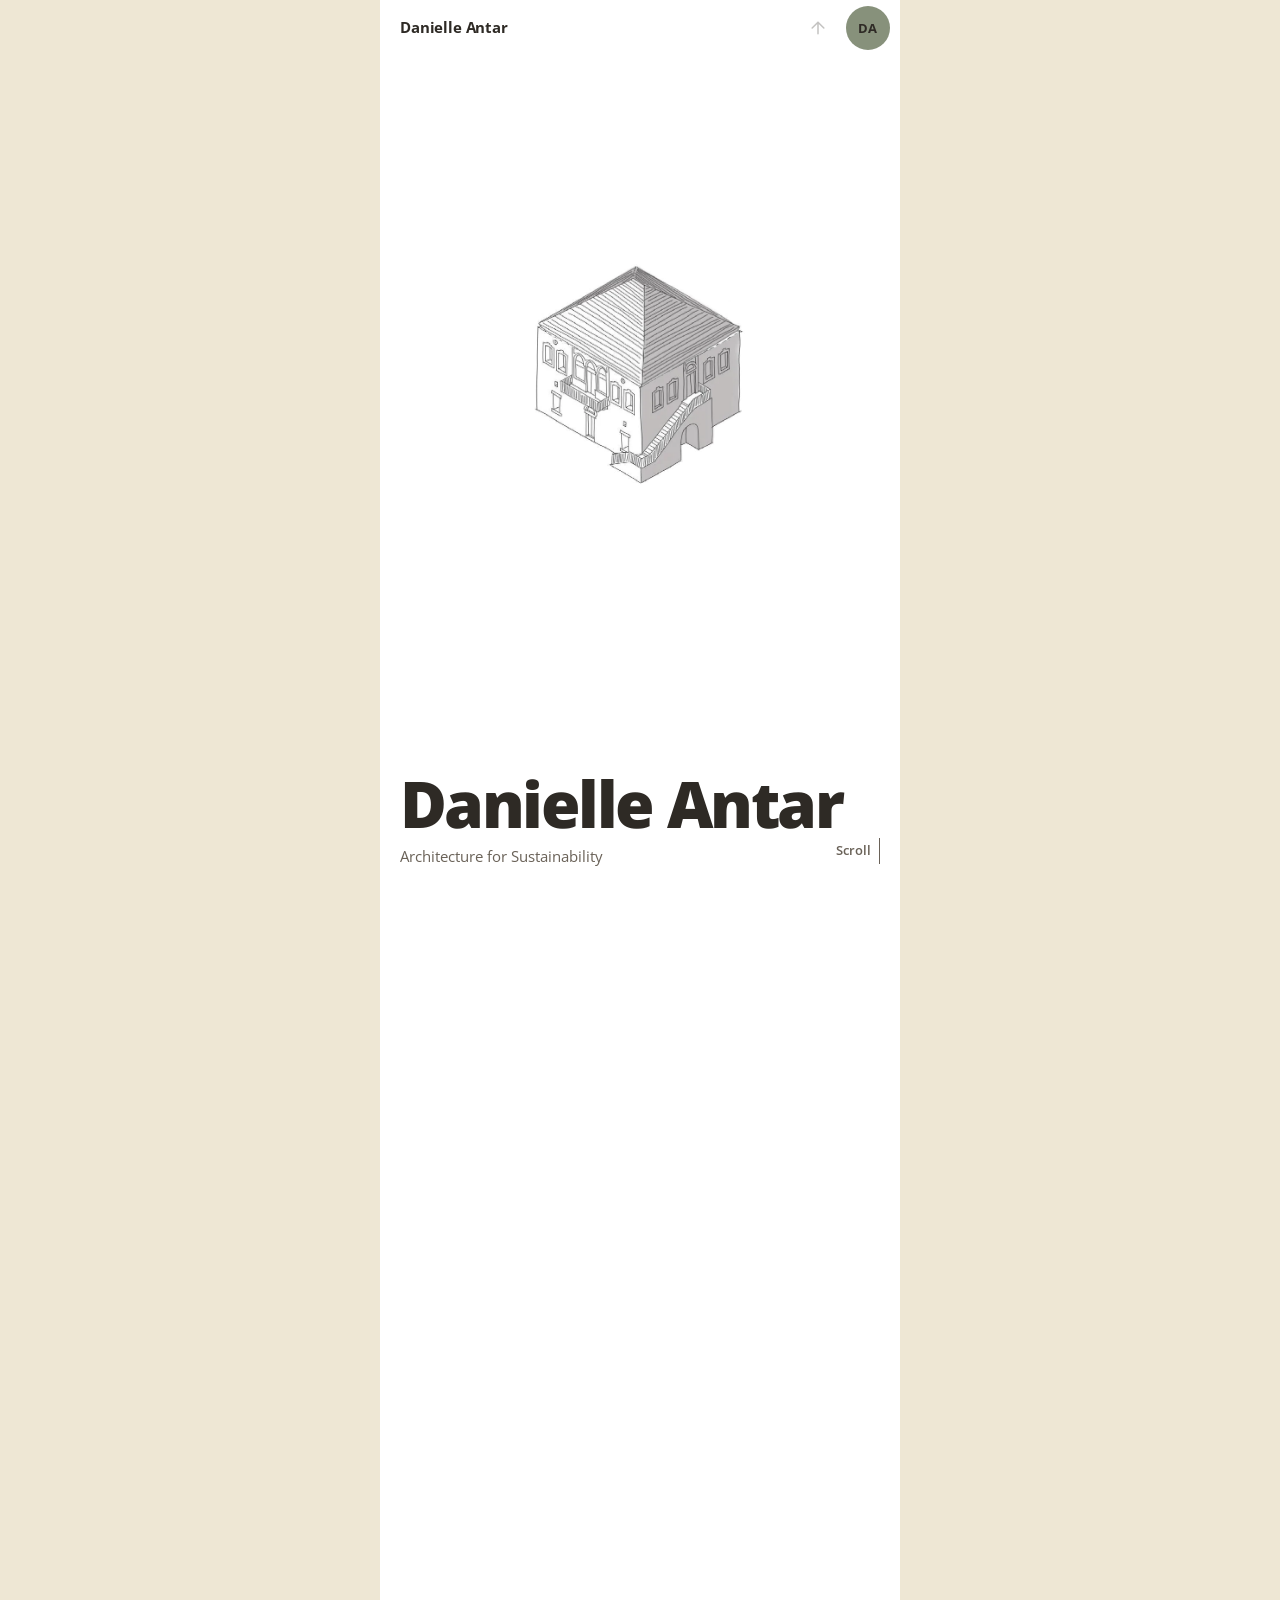
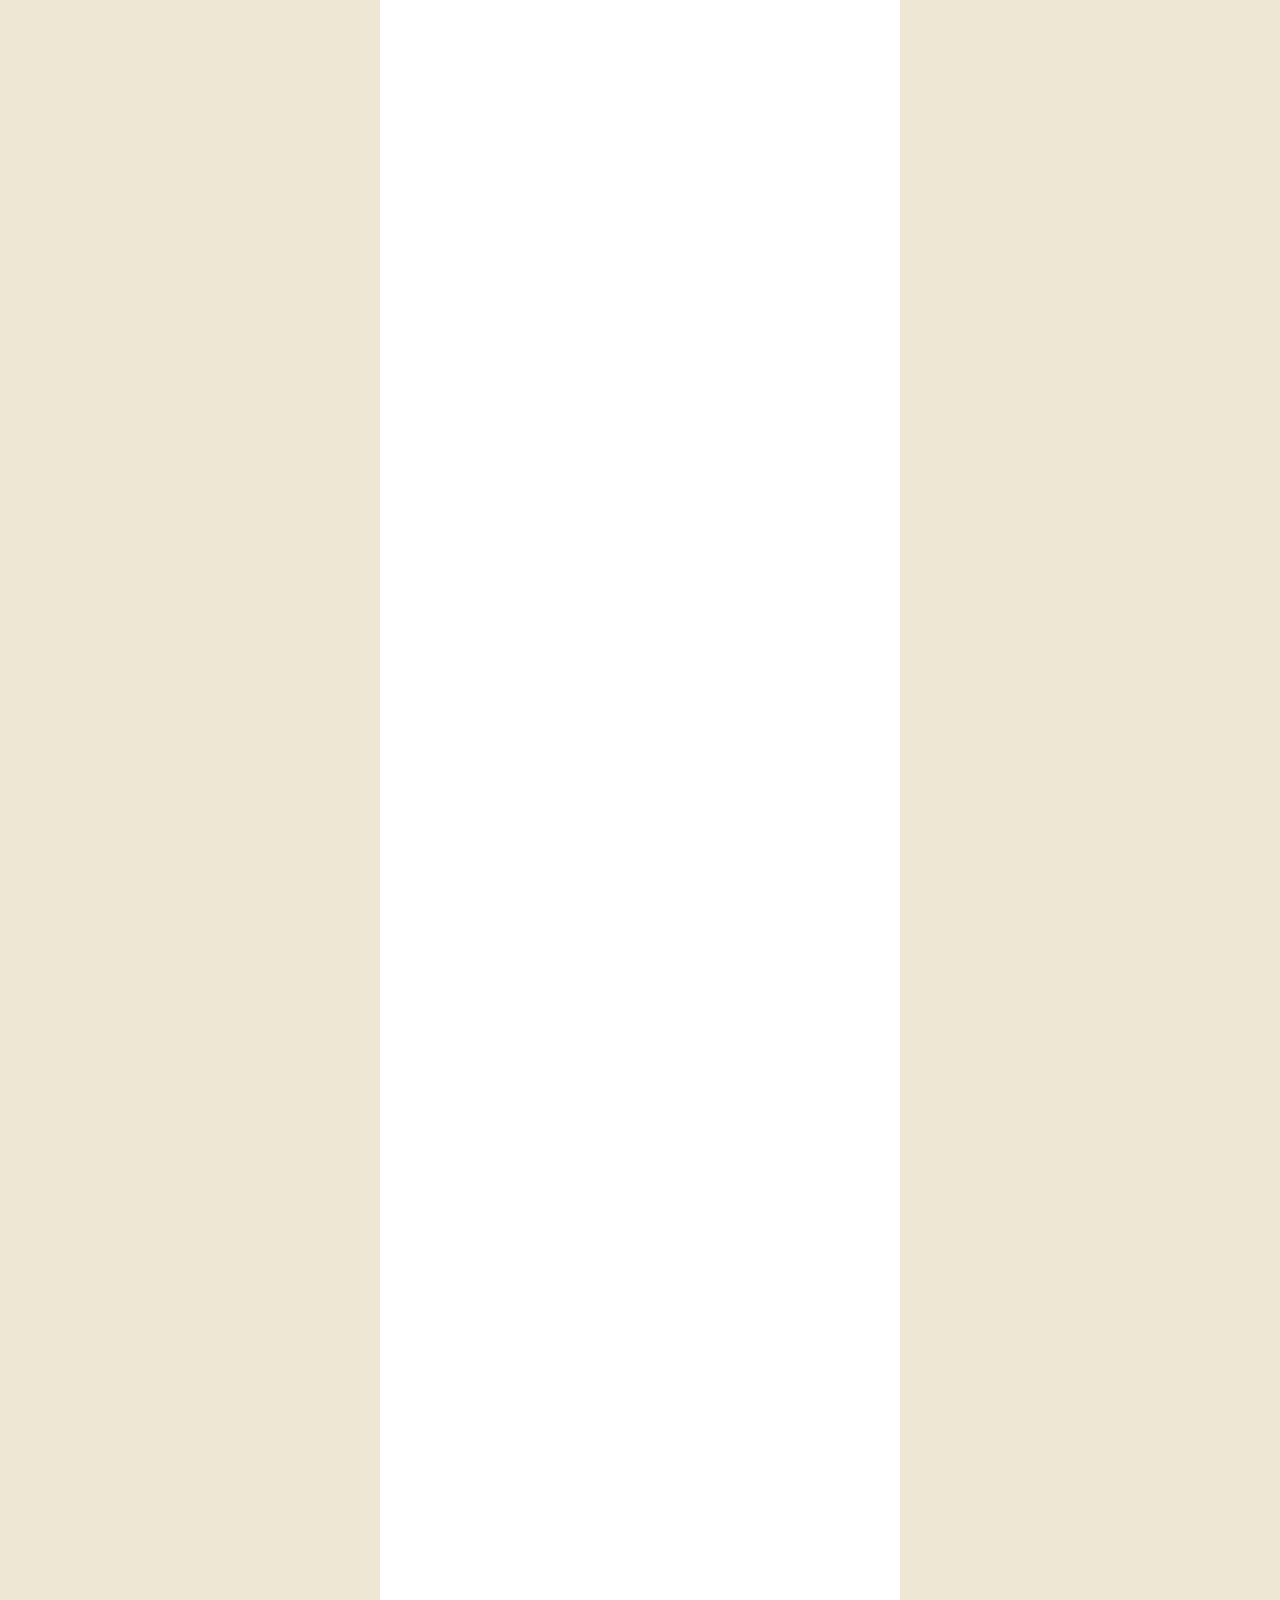
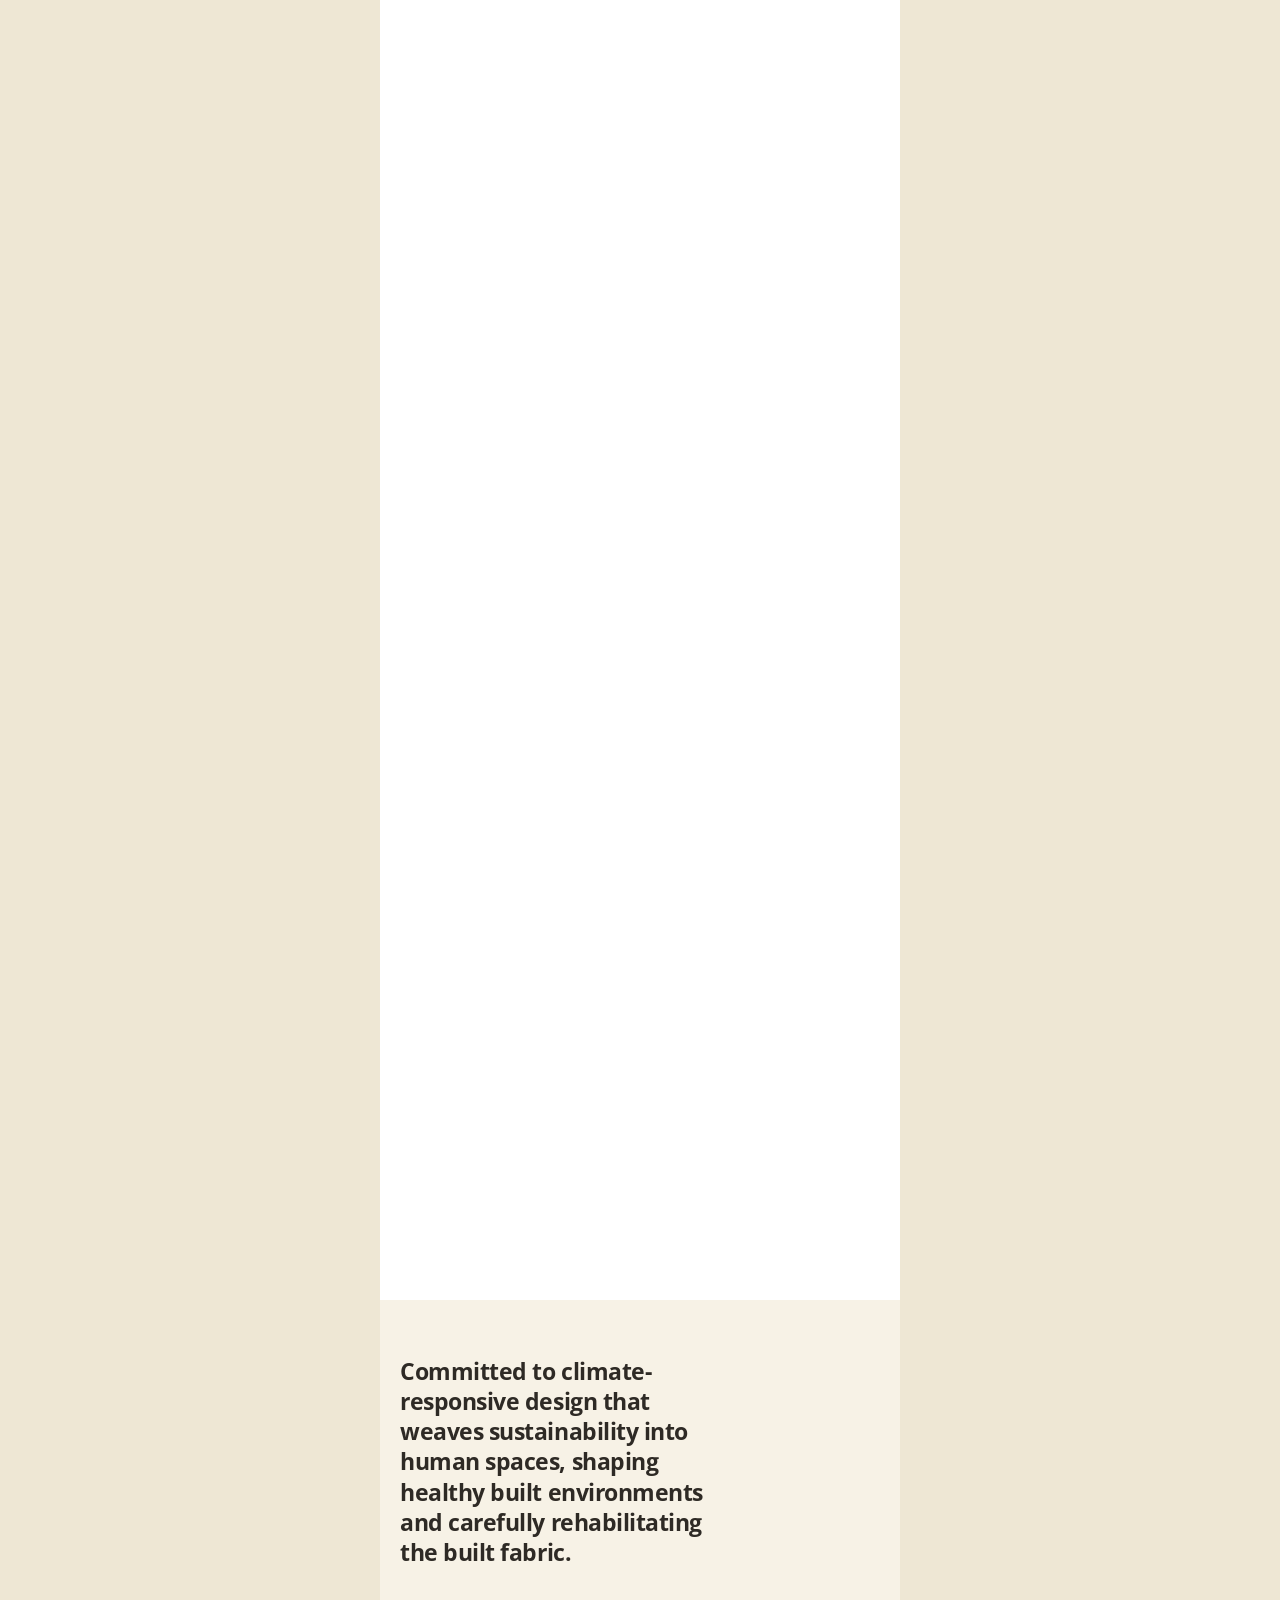
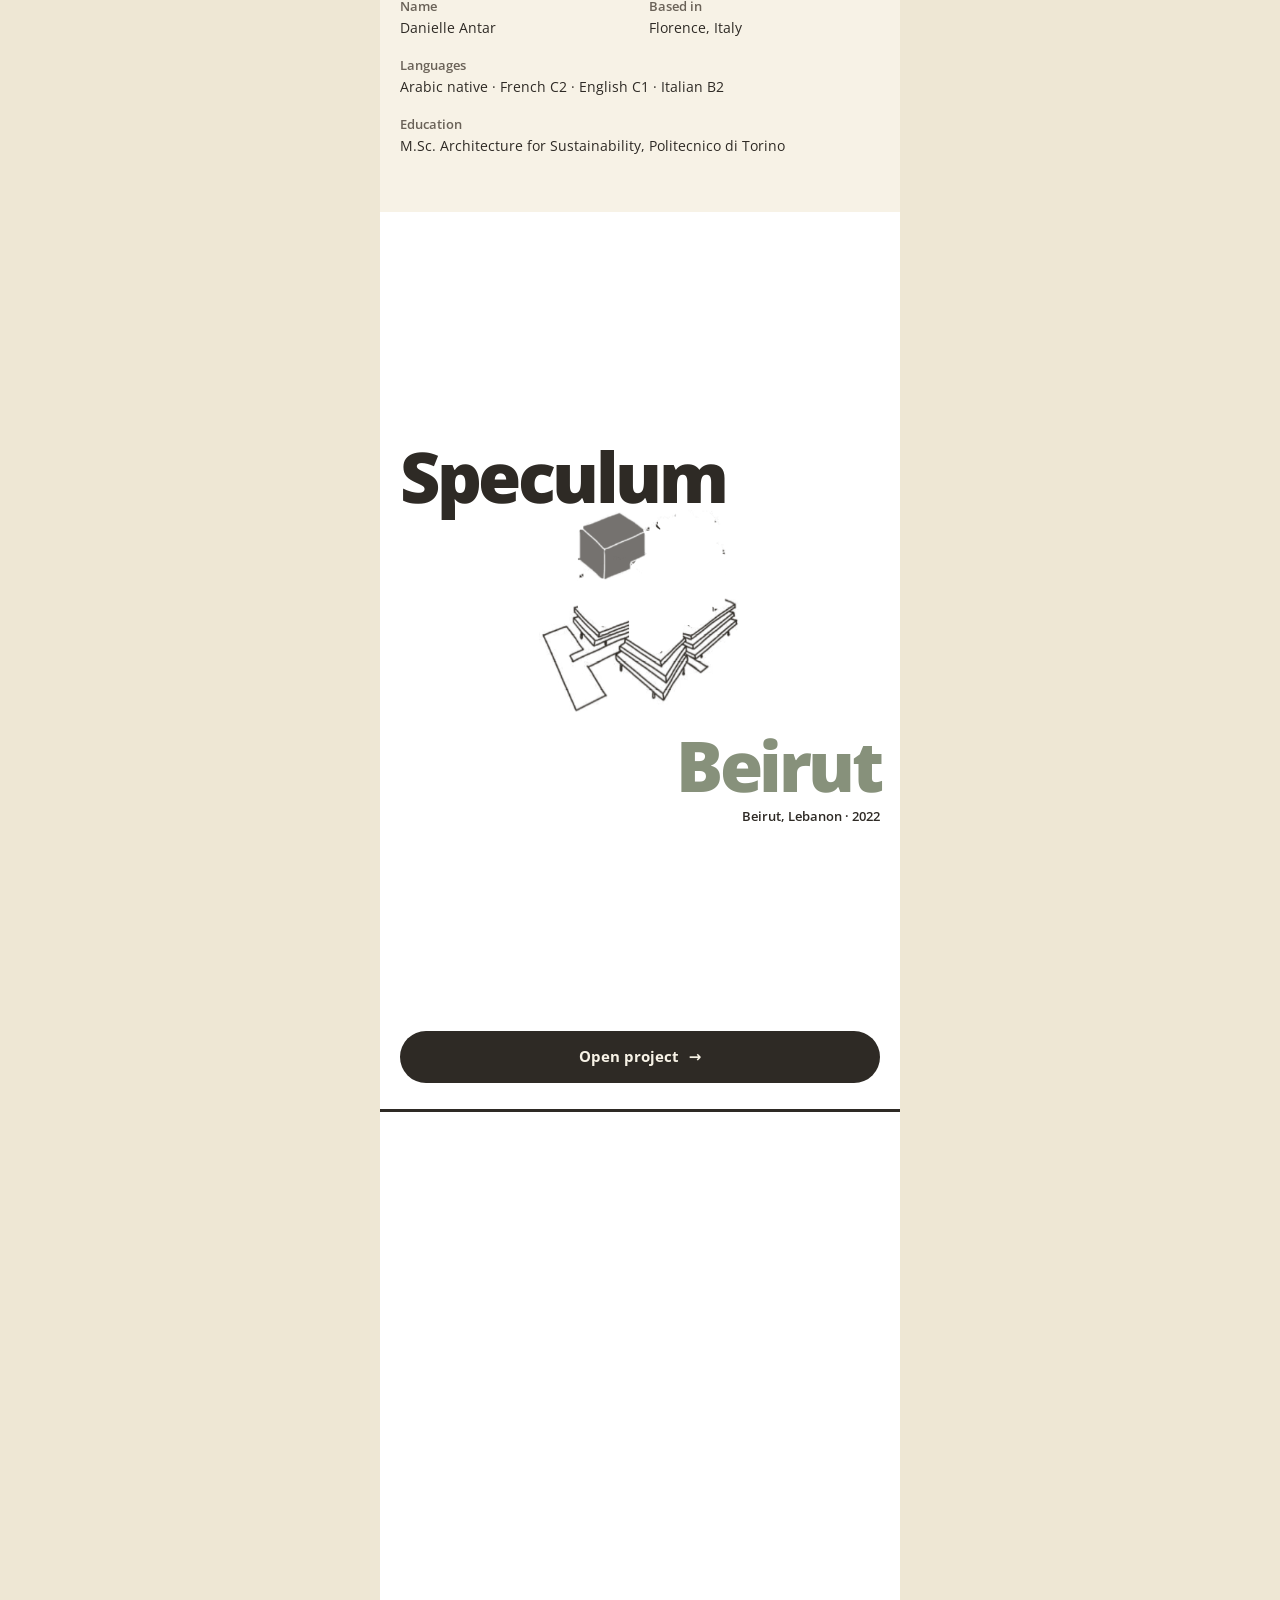
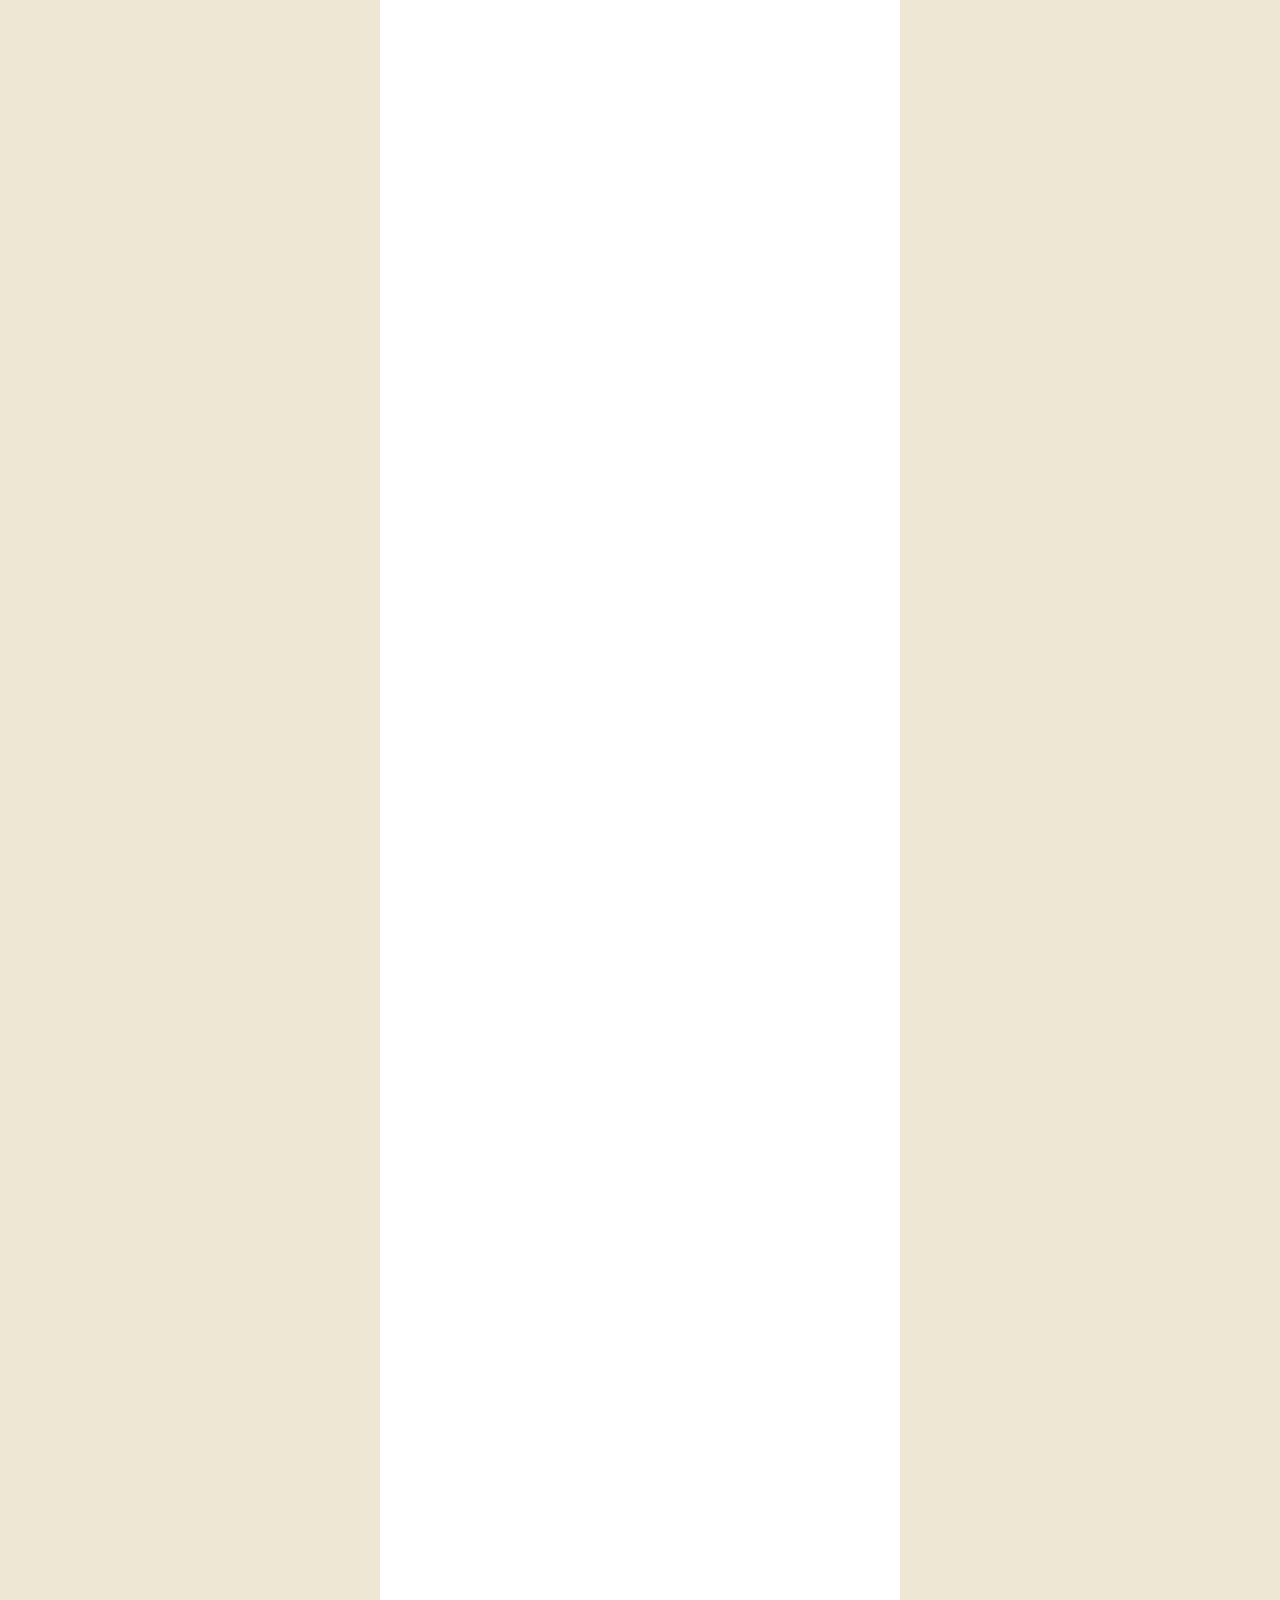
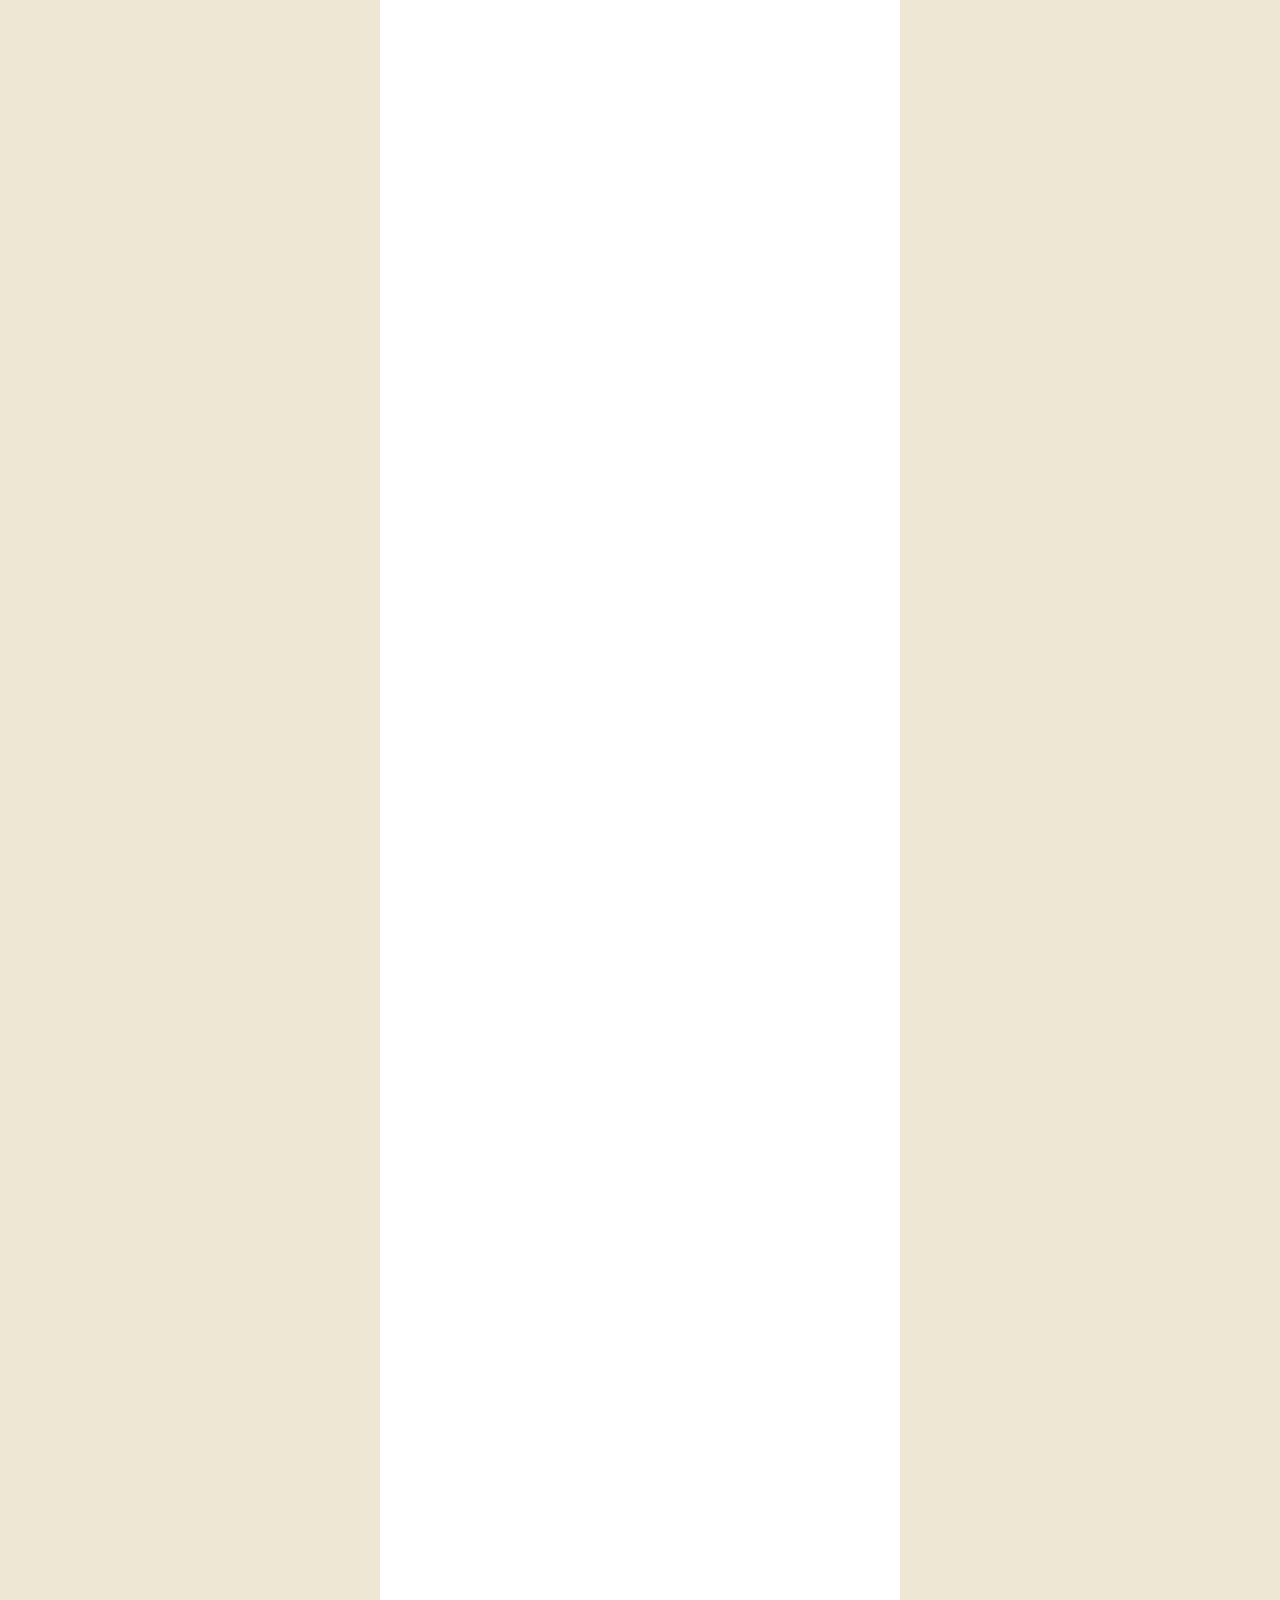
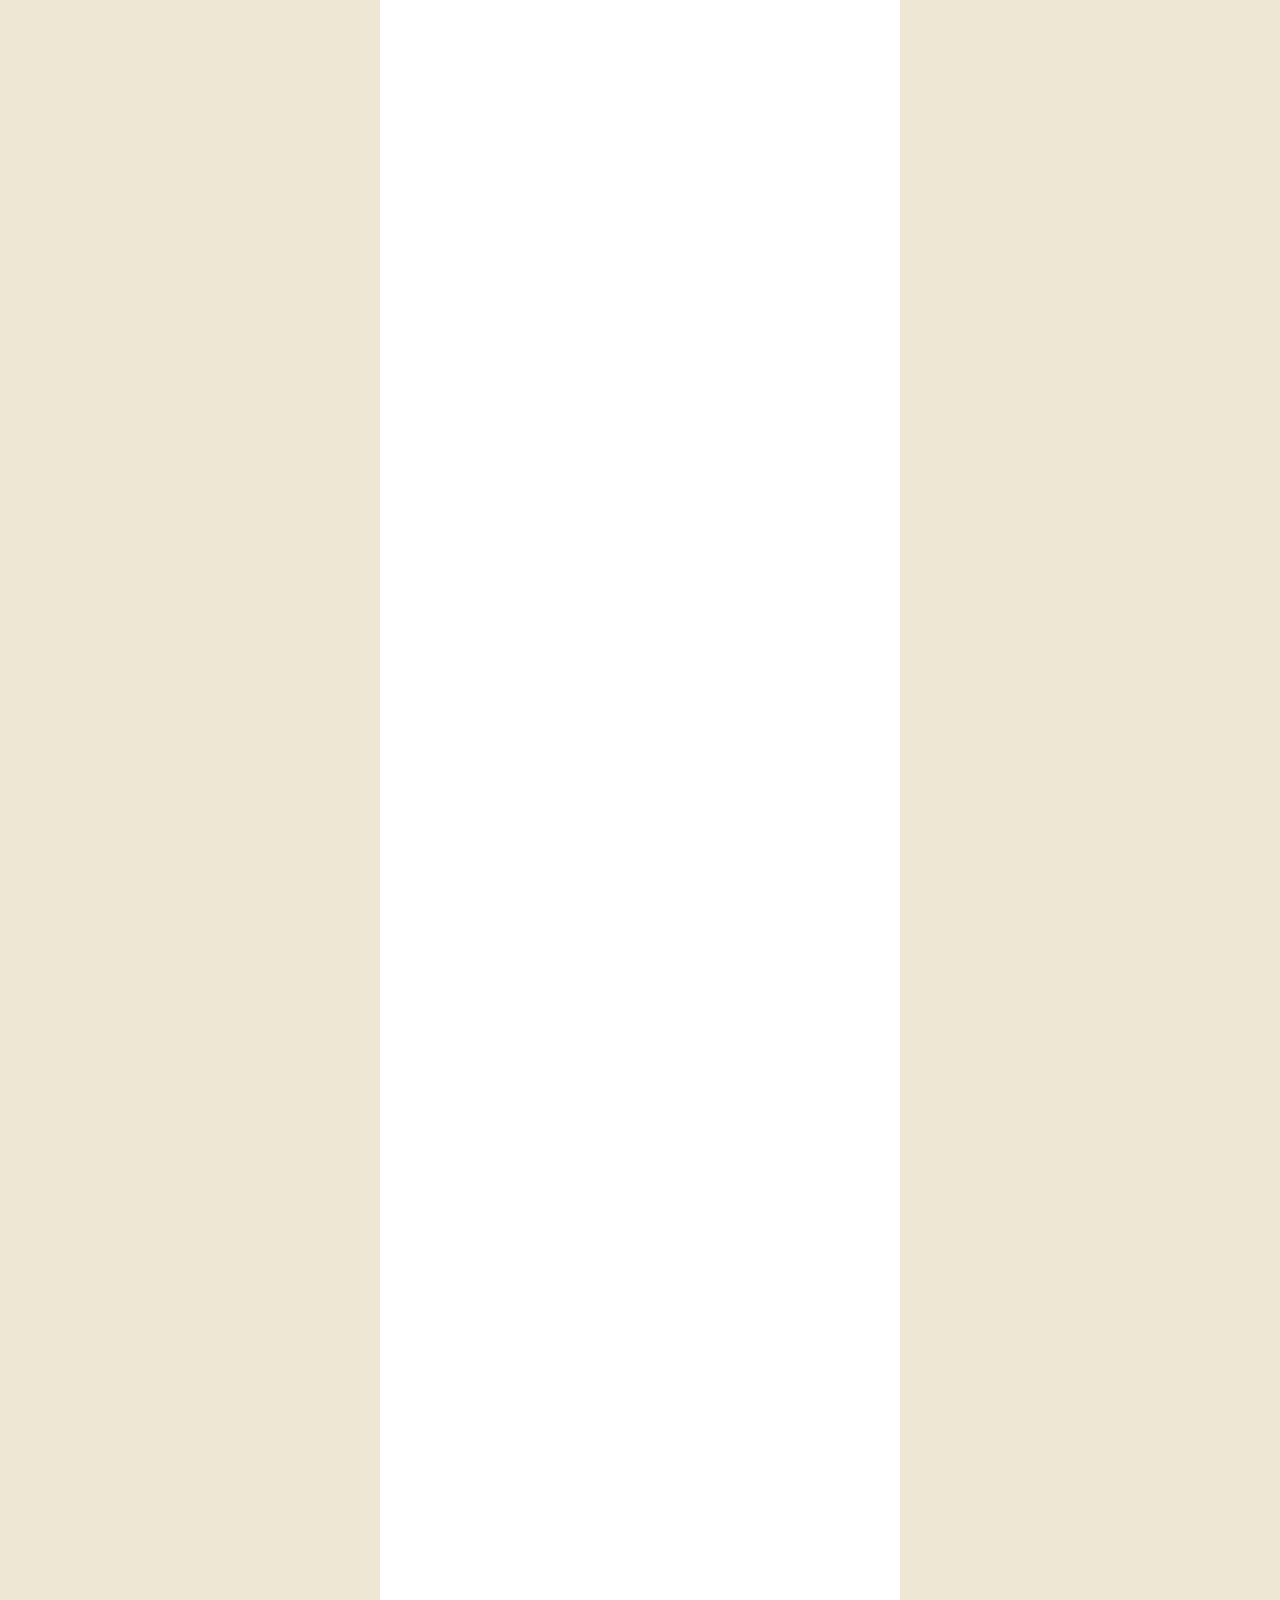
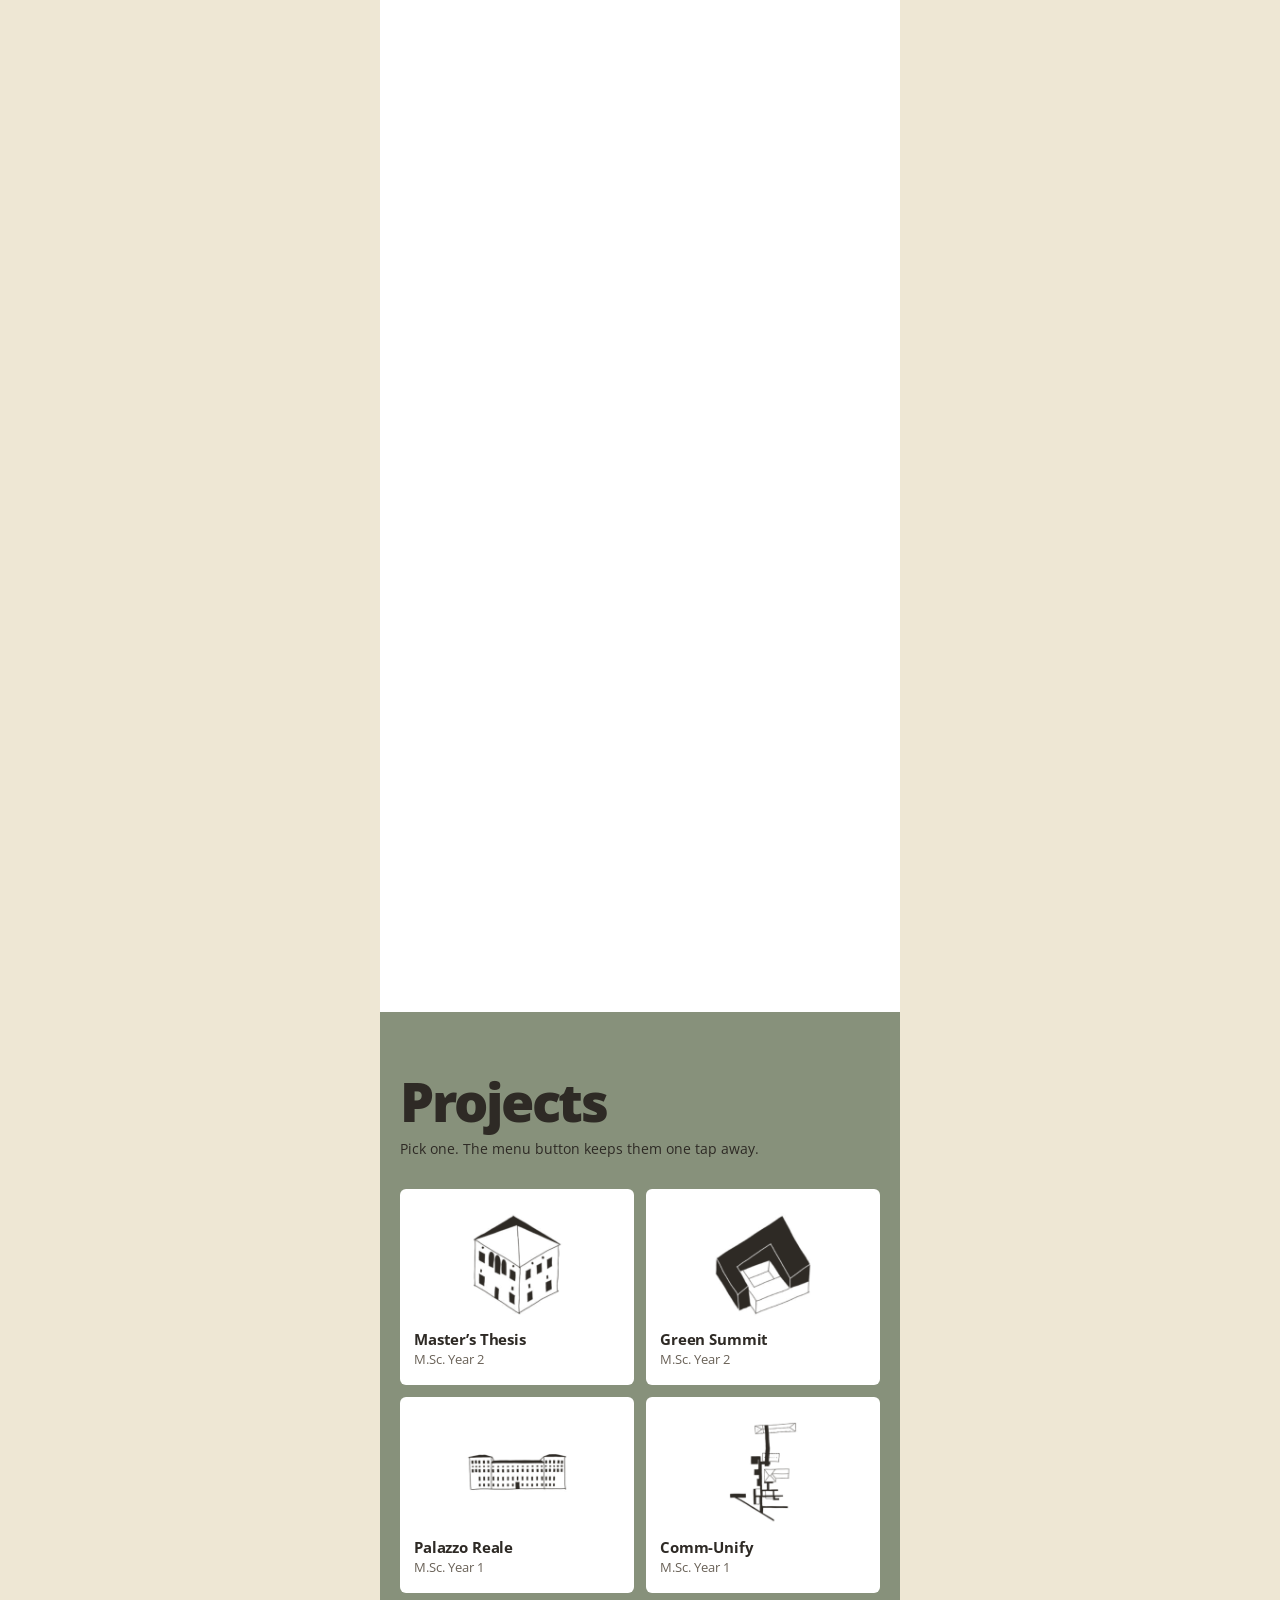
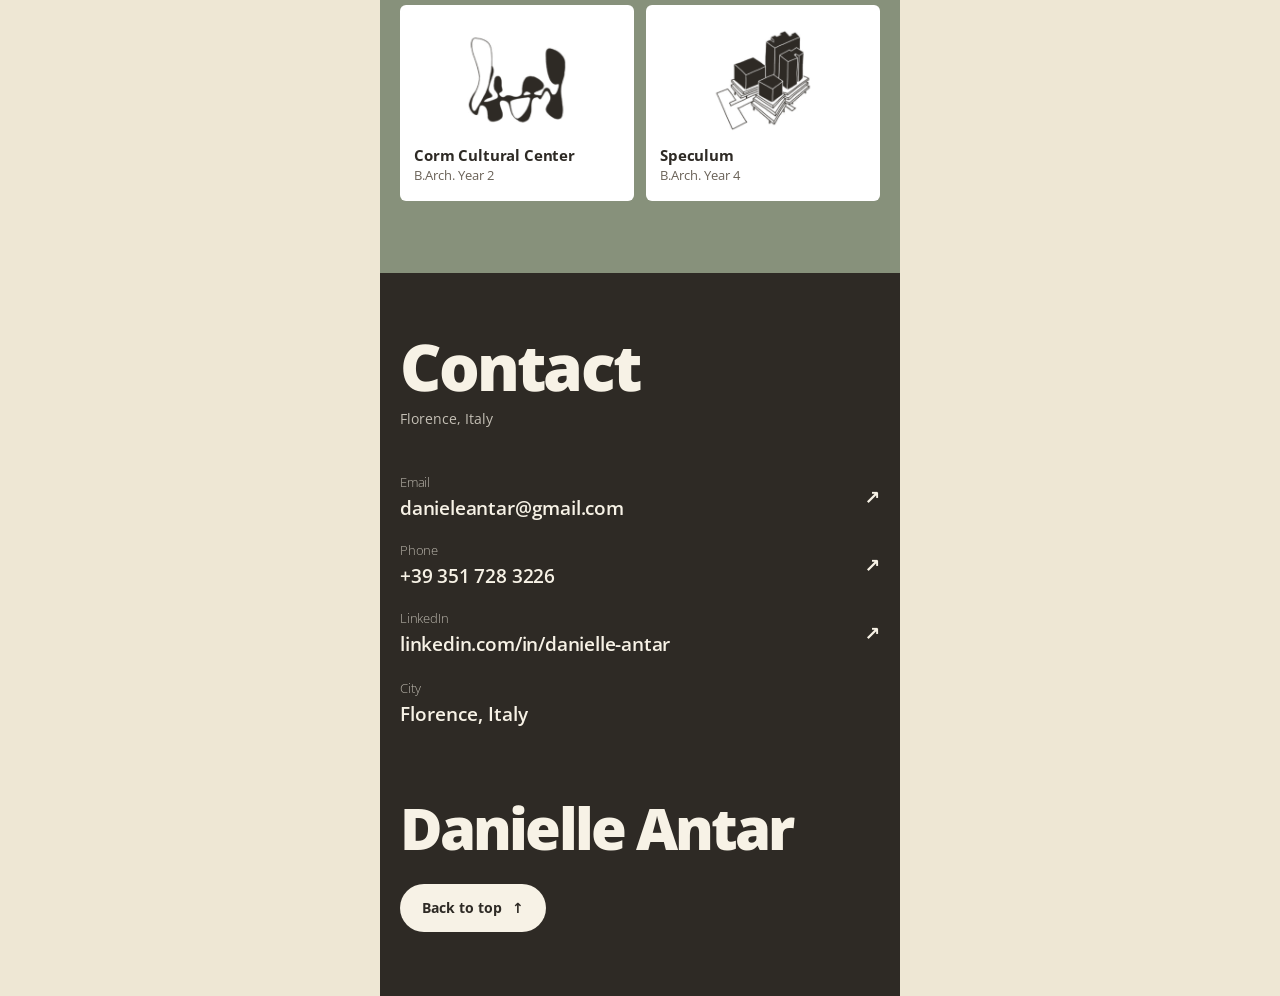
<file: index.html>
<!doctype html>
<html lang="en">
<head>
<meta charset="utf-8">
<meta name="viewport" content="width=device-width,initial-scale=1,viewport-fit=cover">
<title>Danielle Antar – Architecture for Sustainability</title>
<meta name="description" content="Portfolio of Danielle Antar: climate-responsive design, retrofit and sustainability work.">
<meta name="theme-color" content="#ffffff">
<link rel="preload" href="open-sans-latin-wght-normal.woff2" as="font" type="font/woff2" crossorigin>
<link rel="stylesheet" href="styles.css">
</head>
<body data-page="home">
<header class="bar">
  <a class="bar__name" href="#top">Danielle Antar</a>
  <div class="bar__tools">
    <button class="btn-round bar__up" type="button" aria-label="Back to top"><svg viewBox="0 0 24 24"><path d="M12 19V5M5 12l7-7 7 7"/></svg></button>
    <button class="btn-round bar__menu" type="button" aria-expanded="false" aria-controls="sheet" aria-label="Projects menu">DA</button>
  </div>
</header>
<nav class="sheet" id="sheet" aria-label="Projects"><h2>Projects</h2><a href="thesis.html"><img src="ic-thesis.webp" width="440" height="440" alt="" loading="lazy"><span>Master’s Thesis</span><i aria-hidden="true">→</i></a><a href="green-summit.html"><img src="ic-gs.webp" width="440" height="440" alt="" loading="lazy"><span>Green Summit</span><i aria-hidden="true">→</i></a><a href="palazzo-reale.html"><img src="ic-pr.webp" width="440" height="440" alt="" loading="lazy"><span>Palazzo Reale</span><i aria-hidden="true">→</i></a><a href="comm-unify.html"><img src="ic-cu.webp" width="440" height="440" alt="" loading="lazy"><span>Comm-Unify</span><i aria-hidden="true">→</i></a><a href="corm.html"><img src="ic-corm.webp" width="440" height="440" alt="" loading="lazy"><span>Corm Cultural Center</span><i aria-hidden="true">→</i></a><a href="speculum.html"><img src="ic-spec.webp" width="440" height="440" alt="" loading="lazy"><span>Speculum</span><i aria-hidden="true">→</i></a><a class="plain" href="index.html#projects">All projects</a><a class="plain" href="index.html">Home</a><a class="plain" href="index.html#contact">Contact</a></nav>
<main id="top">

<section class="hero" aria-label="Introduction">
  <div class="stage">
    <div class="words" aria-hidden="true">
      <span class="w w1" data-set="a">Climate-</span><span class="w w2" data-set="a">responsive</span><span class="w w3" data-set="a">design</span>
      <span class="w w1" data-set="b">Healthy</span><span class="w w2" data-set="b">built</span><span class="w w3" data-set="b">environments</span>
    </div>
    <div class="scene"><div class="cam">
      <div class="axo" aria-hidden="true">
        <img class="a-house" src="axo-house.webp" alt=""><img class="a-vault" src="axo-vault.webp" alt="">
        <img class="a-slab" src="axo-slab.webp" alt=""><img class="a-roof" src="axo-roof.webp" alt="">
      </div>
    </div></div>
    <div class="hero__title"><h1>Danielle Antar</h1><p>Architecture for Sustainability</p></div>
    <div class="hero__stat" aria-label="Moderate impact retrofit: 60% primary energy reduction"><b><span id="heroNum">60</span>%</b><span>primary energy reduction, Moderate impact retrofit</span></div>
    <div class="hint" aria-hidden="true">Scroll</div>
  </div>
</section>
<section class="block on-cream about" id="about">
  <h2 class="sr">About</h2>
  <p class="statement" data-r>Committed to climate-responsive design that weaves sustainability into human spaces, shaping healthy built environments and carefully rehabilitating the built fabric.</p>
  <dl class="facts" data-r="2">
    <div><dt>Name</dt><dd>Danielle Antar</dd></div>
    <div><dt>Based in</dt><dd>Florence, Italy</dd></div>
    <div class="wide"><dt>Languages</dt><dd>Arabic native · French C2 · English C1 · Italian B2</dd></div>
    <div class="wide"><dt>Education</dt><dd>M.Sc. Architecture for Sustainability, Politecnico di Torino</dd></div>
  </dl>
</section>
<section class="reel" aria-label="Projects, one by one"><div class="reel__stage">
    <article class="sc" style="z-index:1" aria-label="Master’s Thesis">
      
      <a class="sc__tap" href="thesis.html" tabindex="-1" aria-hidden="true"></a>
      <div class="sc__stack">
        <p class="sc__w sc__w1">Master’s</p>
        <div class="sc__ic"><div class="float" role="img" aria-label="Master’s Thesis"><canvas class="sc__draw" width="660" height="660" data-k="0" data-dur="1000" data-src="ic-thesis-draw.png"></canvas></div></div>
        <p class="sc__w sc__w2">Thesis</p>
        <p class="sc__meta">Douma, Lebanon · 2024–2025</p>
      </div>
      <a class="sc__cta" href="thesis.html">Open project <span aria-hidden="true">→</span></a>
    </article>
    <article class="sc" style="z-index:2" aria-label="Green Summit">
      
      <a class="sc__tap" href="green-summit.html" tabindex="-1" aria-hidden="true"></a>
      <div class="sc__stack">
        <p class="sc__w sc__w1">Green</p>
        <div class="sc__ic"><div class="float" role="img" aria-label="Green Summit"><img class="gw" src="ic-gs-w.webp" alt=""><img class="gb" src="ic-gs-b.webp" alt=""></div></div>
        <p class="sc__w sc__w2">Summit</p>
        <p class="sc__meta">Turin, Italy · 2024</p>
      </div>
      <a class="sc__cta" href="green-summit.html">Open project <span aria-hidden="true">→</span></a>
    </article>
    <article class="sc" style="z-index:3" aria-label="Palazzo Reale">
      
      <a class="sc__tap" href="palazzo-reale.html" tabindex="-1" aria-hidden="true"></a>
      <div class="sc__stack">
        <p class="sc__w sc__w1">Palazzo</p>
        <div class="sc__ic"><div class="float" role="img" aria-label="Palazzo Reale"><canvas class="sc__draw" width="660" height="660" data-k="2" data-dur="1300" data-src="ic-pr-draw.png"></canvas></div></div>
        <p class="sc__w sc__w2">Reale</p>
        <p class="sc__meta">Turin, Italy · 2023</p>
      </div>
      <a class="sc__cta" href="palazzo-reale.html">Open project <span aria-hidden="true">→</span></a>
    </article>
    <article class="sc" style="z-index:4" aria-label="Comm-Unify">
      
      <a class="sc__tap" href="comm-unify.html" tabindex="-1" aria-hidden="true"></a>
      <div class="sc__stack">
        <p class="sc__w sc__w1">Comm-</p>
        <div class="sc__ic"><div class="float" role="img" aria-label="Comm-Unify"><canvas class="sc__draw" width="660" height="660" data-k="3" data-dur="1400" data-src="ic-cu-draw.png"></canvas></div></div>
        <p class="sc__w sc__w2">Unify</p>
        <p class="sc__meta">Monticello, Italy · 2023</p>
      </div>
      <a class="sc__cta" href="comm-unify.html">Open project <span aria-hidden="true">→</span></a>
    </article>
    <article class="sc" style="z-index:5" aria-label="Corm Cultural Center">
      
      <a class="sc__tap" href="corm.html" tabindex="-1" aria-hidden="true"></a>
      <div class="sc__stack">
        <p class="sc__w sc__w1">Corm</p>
        <div class="sc__ic"><div class="float" role="img" aria-label="Corm Cultural Center"><canvas class="sc__draw" width="660" height="660" data-k="4" data-dur="1500" data-src="ic-corm-draw.png"></canvas></div></div>
        <p class="sc__w sc__w2 sm">Cultural Center</p>
        <p class="sc__meta">Beirut, Lebanon · 2019</p>
      </div>
      <a class="sc__cta" href="corm.html">Open project <span aria-hidden="true">→</span></a>
    </article>
    <article class="sc" style="z-index:6" aria-label="Speculum">
      
      <a class="sc__tap" href="speculum.html" tabindex="-1" aria-hidden="true"></a>
      <div class="sc__stack">
        <p class="sc__w sc__w1">Speculum</p>
        <div class="sc__ic"><div class="float" role="img" aria-label="Speculum"><i style="background-image:url(ic-spec-w.webp);clip-path:inset(0.00% 0 87.50% 0)"></i><i style="background-image:url(ic-spec-w.webp);clip-path:inset(12.50% 0 75.00% 0)"></i><i style="background-image:url(ic-spec-w.webp);clip-path:inset(25.00% 0 62.50% 0)"></i><i style="background-image:url(ic-spec-w.webp);clip-path:inset(37.50% 0 50.00% 0)"></i><i style="background-image:url(ic-spec-w.webp);clip-path:inset(50.00% 0 37.50% 0)"></i><i style="background-image:url(ic-spec-w.webp);clip-path:inset(62.50% 0 25.00% 0)"></i><i style="background-image:url(ic-spec-w.webp);clip-path:inset(75.00% 0 12.50% 0)"></i><i style="background-image:url(ic-spec-w.webp);clip-path:inset(87.50% 0 0.00% 0)"></i><img class="sp spT" src="ic-spec-T.webp" alt=""><img class="sp spL" src="ic-spec-L.webp" alt=""><img class="sp spF" src="ic-spec-F.webp" alt=""></div></div>
        <p class="sc__w sc__w2">Beirut</p>
        <p class="sc__meta">Beirut, Lebanon · 2022</p>
      </div>
      <a class="sc__cta" href="speculum.html">Open project <span aria-hidden="true">→</span></a>
    </article>
  <div class="reel__bar" aria-hidden="true"></div>
</div></section>
<section class="block on-sage index" id="projects">
  <h2 data-r>Projects</h2><p class="sub" data-r="2">Pick one. The menu button keeps them one tap away.</p>
  <div class="pgrid"><a class="pcard" href="thesis.html" data-r><div class="ic"><img src="ic-thesis.webp" width="440" height="440" alt="" loading="lazy"></div><b>Master’s Thesis</b><span>M.Sc. Year 2</span></a><a class="pcard" href="green-summit.html" data-r><div class="ic"><img src="ic-gs.webp" width="440" height="440" alt="" loading="lazy"></div><b>Green Summit</b><span>M.Sc. Year 2</span></a><a class="pcard" href="palazzo-reale.html" data-r><div class="ic"><img src="ic-pr.webp" width="440" height="440" alt="" loading="lazy"></div><b>Palazzo Reale</b><span>M.Sc. Year 1</span></a><a class="pcard" href="comm-unify.html" data-r><div class="ic"><img src="ic-cu.webp" width="440" height="440" alt="" loading="lazy"></div><b>Comm-Unify</b><span>M.Sc. Year 1</span></a><a class="pcard" href="corm.html" data-r><div class="ic"><img src="ic-corm.webp" width="440" height="440" alt="" loading="lazy"></div><b>Corm Cultural Center</b><span>B.Arch. Year 2</span></a><a class="pcard" href="speculum.html" data-r><div class="ic"><img src="ic-spec.webp" width="440" height="440" alt="" loading="lazy"></div><b>Speculum</b><span>B.Arch. Year 4</span></a></div>
</section>
<section class="block on-ink end" id="contact">
  <h2 data-r>Contact</h2>
  <p class="sub" data-r="2">Florence, Italy</p>
  <div class="contacts" data-r="3">
    <a href="mailto:danieleantar@gmail.com"><span><small>Email</small>danieleantar@gmail.com</span><span aria-hidden="true">↗</span></a>
    <a href="tel:+393517283226"><span><small>Phone</small>+39 351 728 3226</span><span aria-hidden="true">↗</span></a>
    <a href="https://www.linkedin.com/in/danielle-antar" target="_blank" rel="noopener"><span><small>LinkedIn</small>linkedin.com/in/danielle-antar</span><span aria-hidden="true">↗</span></a>
    <div class="city"><span><small>City</small>Florence, Italy</span></div>
  </div>
  <p class="wordmark" aria-hidden="true">Danielle Antar</p>
  <button class="totop" data-top type="button">Back to top <span aria-hidden="true">↑</span></button>
</section>
</main>
<div class="lb" role="dialog" aria-label="Enlarged drawing"><p>Swipe to explore</p><button type="button" aria-label="Close">×</button><img alt=""></div>
<script src="pen-data.js" defer></script><script src="app.js" defer></script>
</body>
</html>
</file>
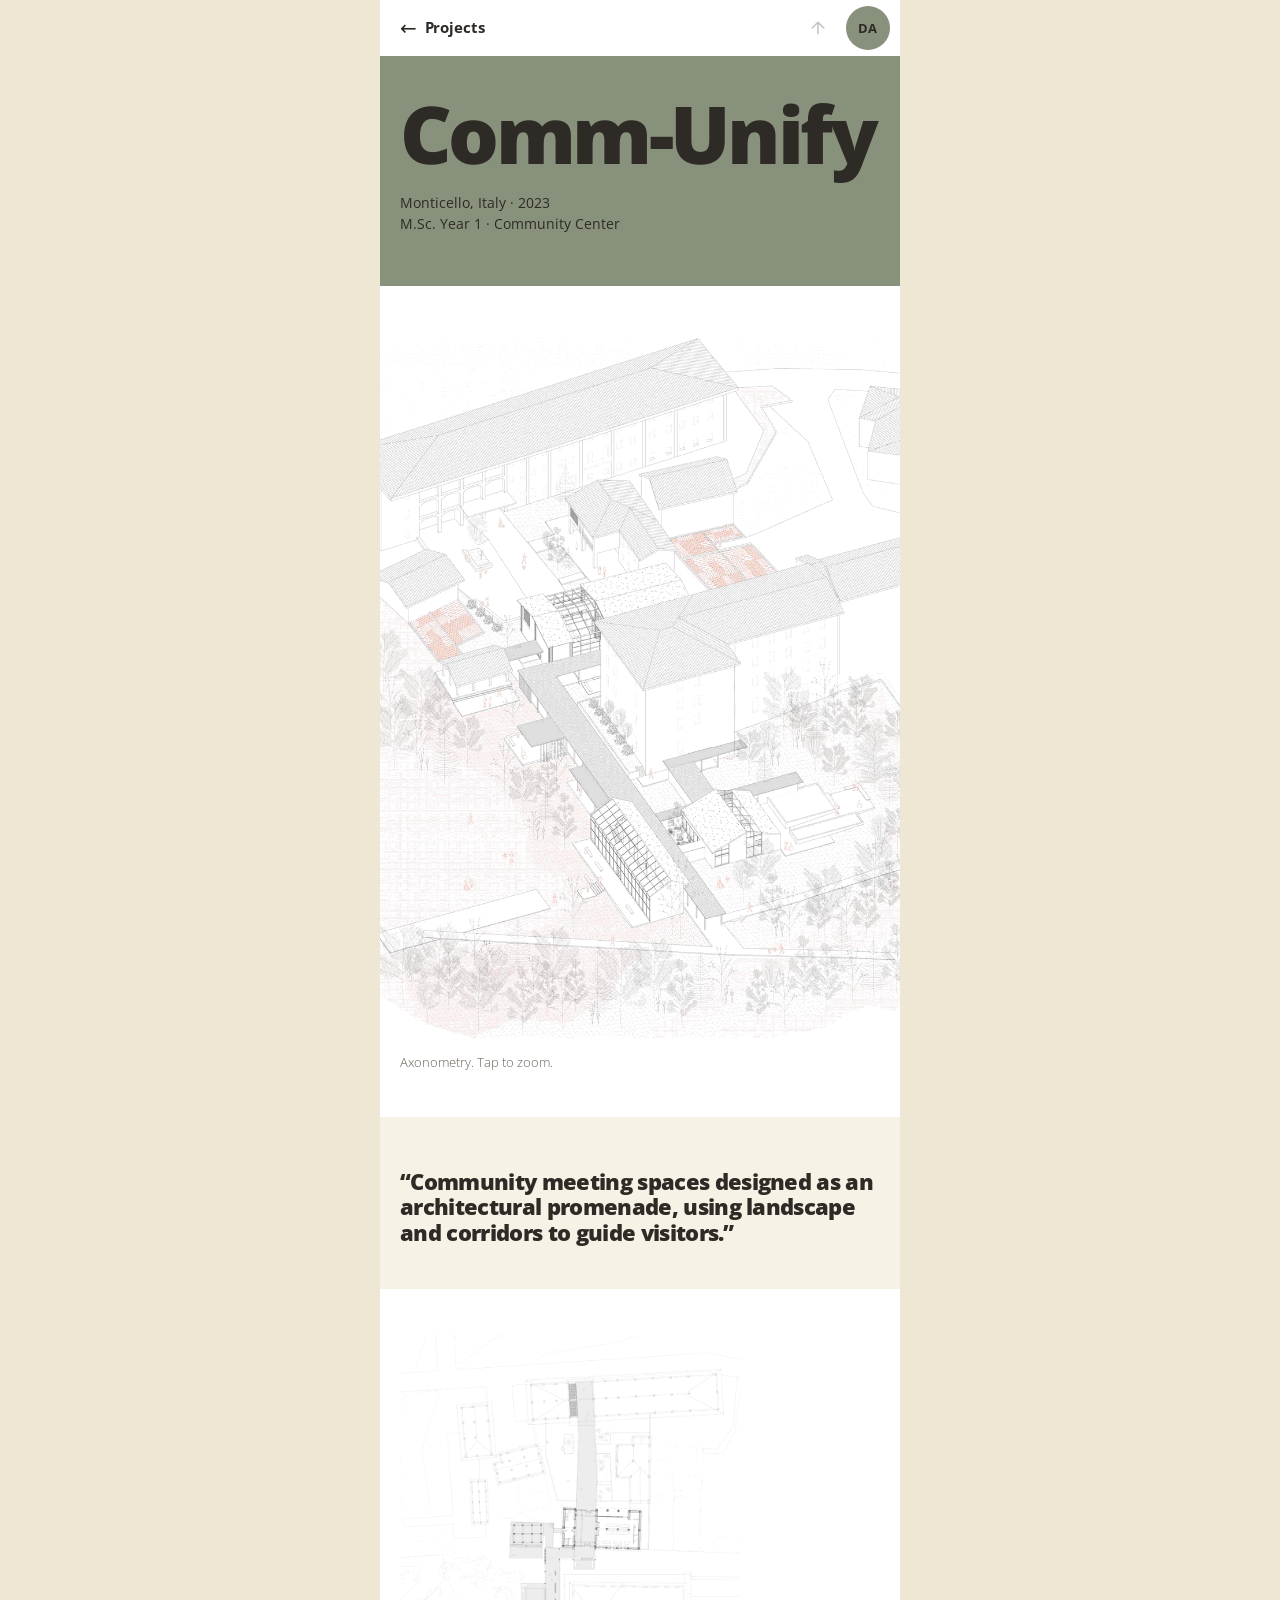
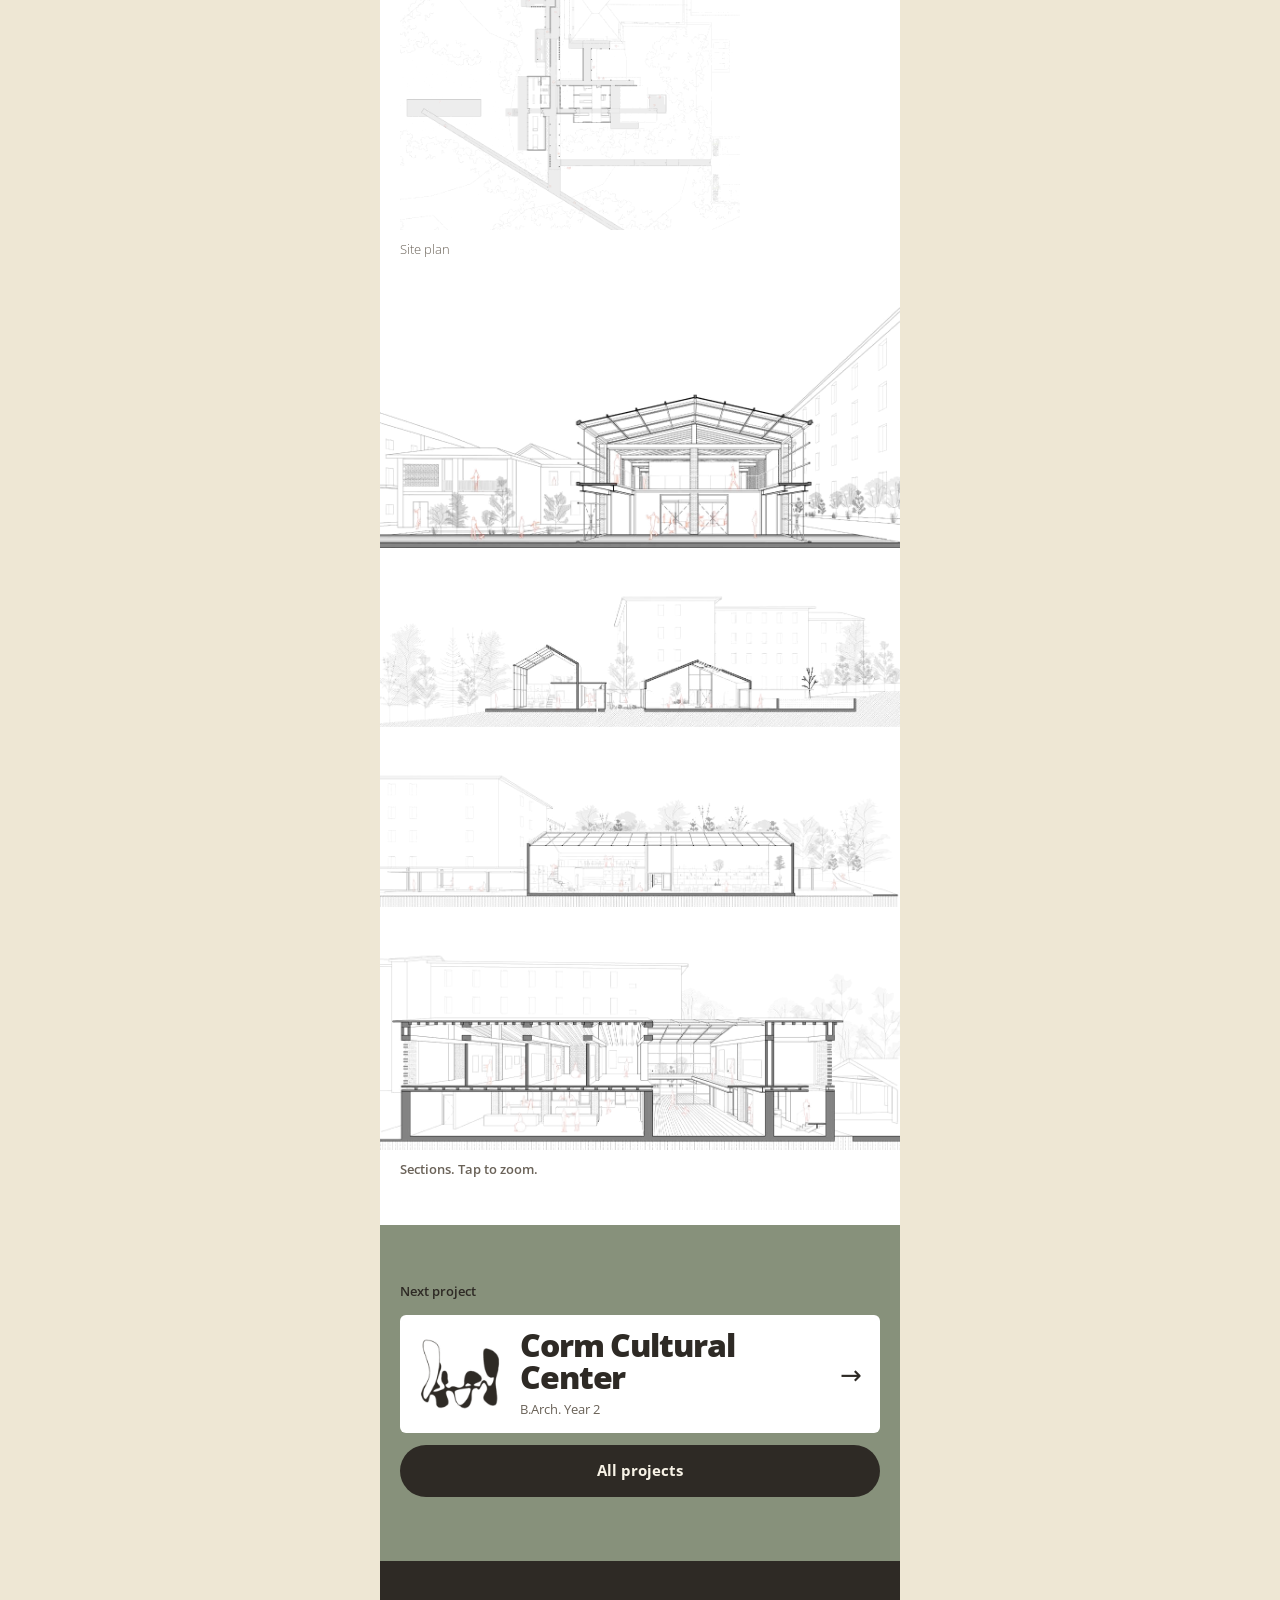
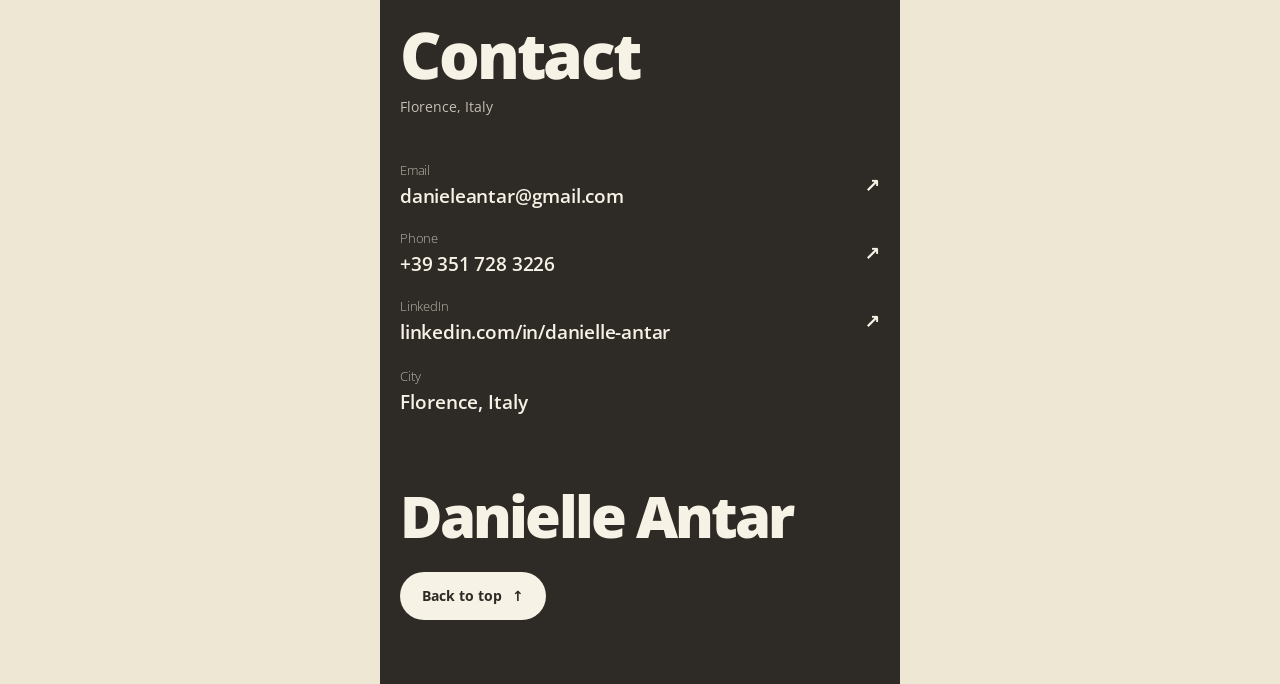
<file: comm-unify.html>
<!doctype html>
<html lang="en">
<head>
<meta charset="utf-8">
<meta name="viewport" content="width=device-width,initial-scale=1,viewport-fit=cover">
<title>Comm-Unify – Danielle Antar</title>
<meta name="description" content="Comm-Unify, community center in Monticello, Italy.">
<meta name="theme-color" content="#ffffff">
<link rel="preload" href="open-sans-latin-wght-normal.woff2" as="font" type="font/woff2" crossorigin>
<link rel="stylesheet" href="styles.css">
</head>
<body data-page="project">
<header class="bar">
  <a class="bar__back" href="index.html#projects" aria-label="All projects"><span aria-hidden="true">←</span>Projects</a>
  <div class="bar__tools">
    <button class="btn-round bar__up" type="button" aria-label="Back to top"><svg viewBox="0 0 24 24"><path d="M12 19V5M5 12l7-7 7 7"/></svg></button>
    <button class="btn-round bar__menu" type="button" aria-expanded="false" aria-controls="sheet" aria-label="Projects menu">DA</button>
  </div>
</header>
<nav class="sheet" id="sheet" aria-label="Projects"><h2>Projects</h2><a href="thesis.html"><img src="ic-thesis.webp" width="440" height="440" alt="" loading="lazy"><span>Master’s Thesis</span><i aria-hidden="true">→</i></a><a href="green-summit.html"><img src="ic-gs.webp" width="440" height="440" alt="" loading="lazy"><span>Green Summit</span><i aria-hidden="true">→</i></a><a href="palazzo-reale.html"><img src="ic-pr.webp" width="440" height="440" alt="" loading="lazy"><span>Palazzo Reale</span><i aria-hidden="true">→</i></a><a href="comm-unify.html" aria-current=page><img src="ic-cu.webp" width="440" height="440" alt="" loading="lazy"><span>Comm-Unify</span><i aria-hidden="true">→</i></a><a href="corm.html"><img src="ic-corm.webp" width="440" height="440" alt="" loading="lazy"><span>Corm Cultural Center</span><i aria-hidden="true">→</i></a><a href="speculum.html"><img src="ic-spec.webp" width="440" height="440" alt="" loading="lazy"><span>Speculum</span><i aria-hidden="true">→</i></a><a class="plain" href="index.html#projects">All projects</a><a class="plain" href="index.html">Home</a><a class="plain" href="index.html#contact">Contact</a></nav>
<main id="top">
<section class="block on-sage title-block"><h1 data-r>Comm-Unify</h1><p class="meta" data-r="2"><span>Monticello, Italy · 2023</span><span>M.Sc. Year 1 · Community Center</span></p></section><section class="block on-white drawings"><figure data-r class="bleed"><img src="cu-axo.webp" width="900" height="1235" alt="Comm-Unify axonometry" class="zoomable lazy" loading="lazy" decoding="async"><figcaption style=padding-inline:20px>Axonometry. Tap to zoom.</figcaption></figure></section>
<section class="block on-cream" style="padding-block:44px"><p class="quote" data-r style="font-size:1.4rem">“Community meeting spaces designed as an architectural promenade, using landscape and corridors to guide visitors.”</p></section>
<section class="block on-white drawings"><div class="stack">
<div style="max-width:340px"><figure data-r><img src="cu-plan.webp" width="800" height="1168" alt="Site plan" class="zoomable lazy" loading="lazy" decoding="async"><figcaption>Site plan</figcaption></figure></div>
<div class="stack bleed"><figure data-r><img src="cu-section.webp" width="1116" height="526" alt="Section A" class="zoomable lazy" loading="lazy" decoding="async"></figure><figure data-r><img src="cu-s1.webp" width="1119" height="291" alt="Section B" class="zoomable lazy" loading="lazy" decoding="async"></figure><figure data-r><img src="cu-s2.webp" width="1119" height="293" alt="Section C" class="zoomable lazy" loading="lazy" decoding="async"></figure><figure data-r><img src="cu-s3.webp" width="1115" height="426" alt="Interior section" class="zoomable lazy" loading="lazy" decoding="async"></figure></div>
</div><p class="zoomhint">Sections. Tap to zoom.</p></section><section class="block on-sage next"><small>Next project</small><a class="card" href="corm.html" data-r><img src="ic-corm.webp" width="440" height="440" alt="" loading="lazy"><div><b>Corm Cultural Center</b><span>B.Arch. Year 2</span></div><i aria-hidden="true">→</i></a><a class="all" href="index.html#projects">All projects</a></section>
<section class="block on-ink end" id="contact">
  <h2 data-r>Contact</h2>
  <p class="sub" data-r="2">Florence, Italy</p>
  <div class="contacts" data-r="3">
    <a href="mailto:danieleantar@gmail.com"><span><small>Email</small>danieleantar@gmail.com</span><span aria-hidden="true">↗</span></a>
    <a href="tel:+393517283226"><span><small>Phone</small>+39 351 728 3226</span><span aria-hidden="true">↗</span></a>
    <a href="https://www.linkedin.com/in/danielle-antar" target="_blank" rel="noopener"><span><small>LinkedIn</small>linkedin.com/in/danielle-antar</span><span aria-hidden="true">↗</span></a>
    <div class="city"><span><small>City</small>Florence, Italy</span></div>
  </div>
  <p class="wordmark" aria-hidden="true">Danielle Antar</p>
  <button class="totop" data-top type="button">Back to top <span aria-hidden="true">↑</span></button>
</section>
</main>
<div class="lb" role="dialog" aria-label="Enlarged drawing"><p>Swipe to explore</p><button type="button" aria-label="Close">×</button><img alt=""></div>
<script src="pen-data.js" defer></script><script src="app.js" defer></script>
</body>
</html>
</file>
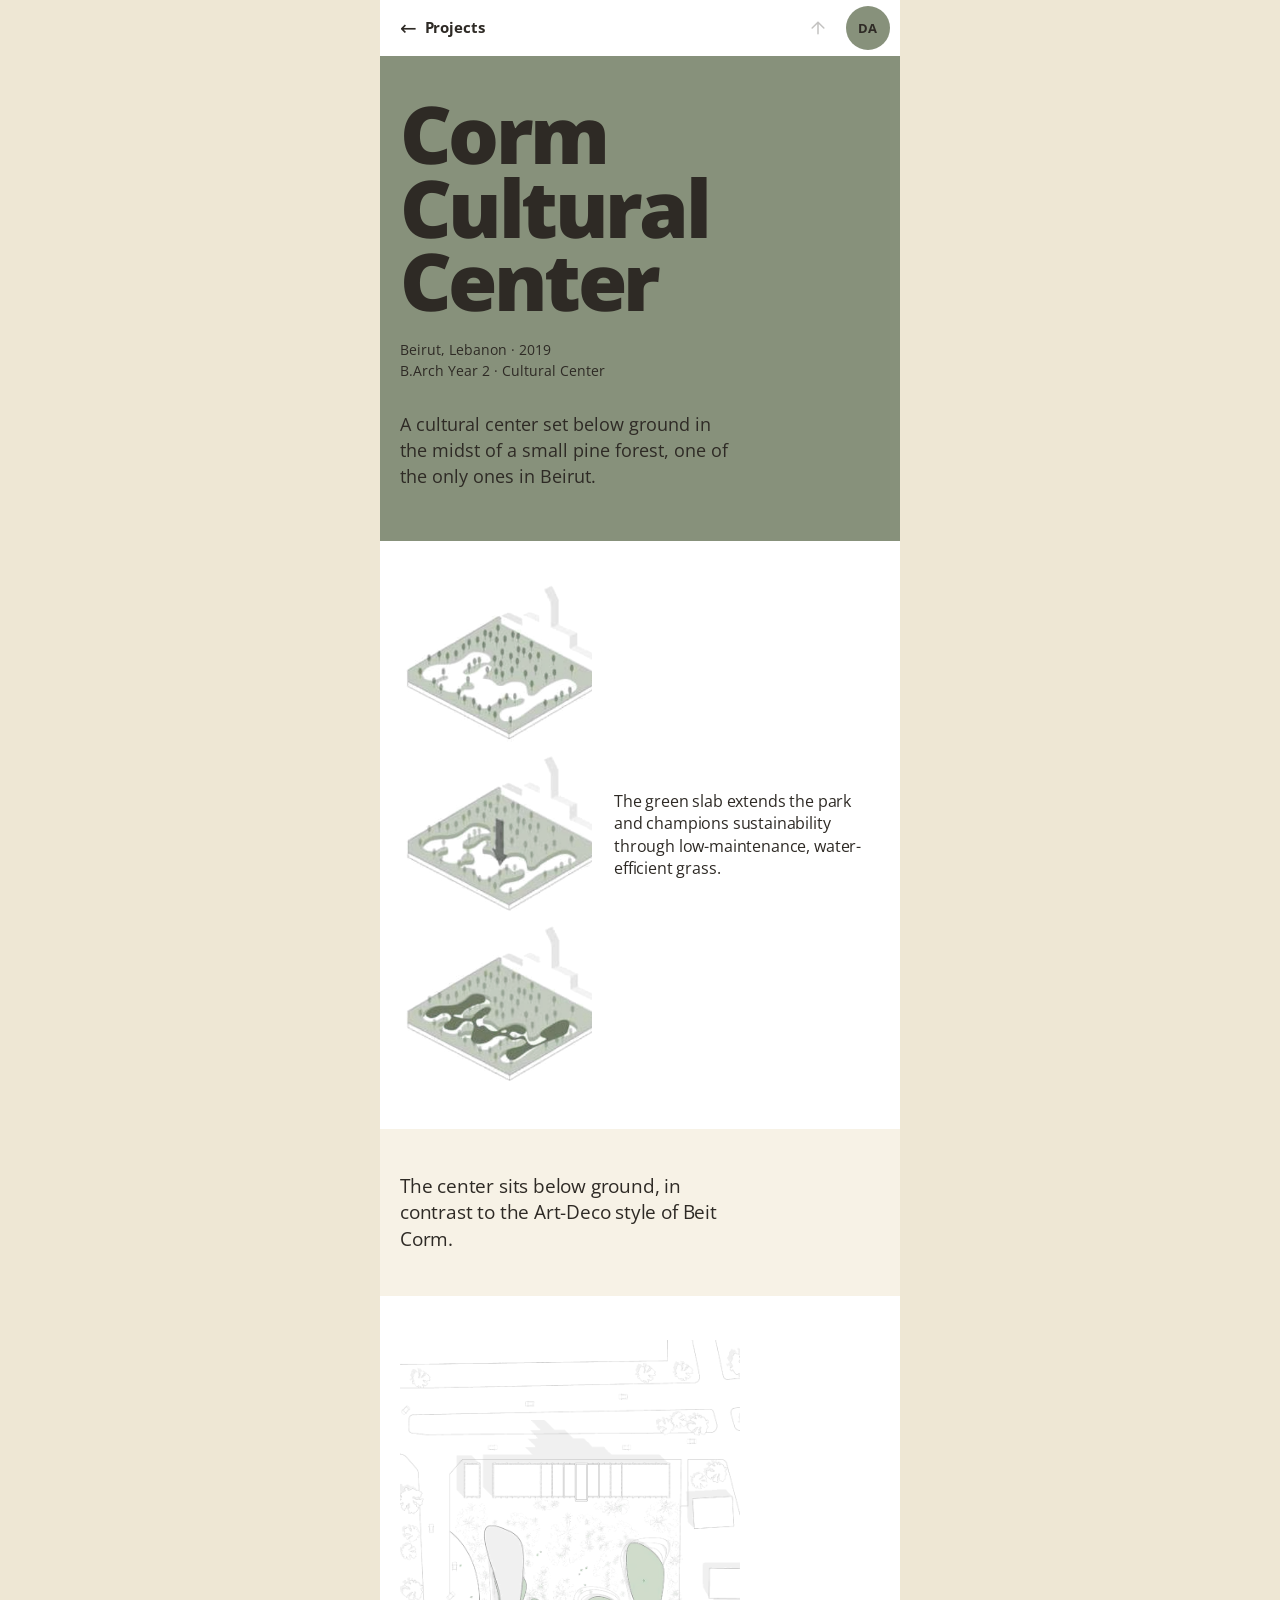
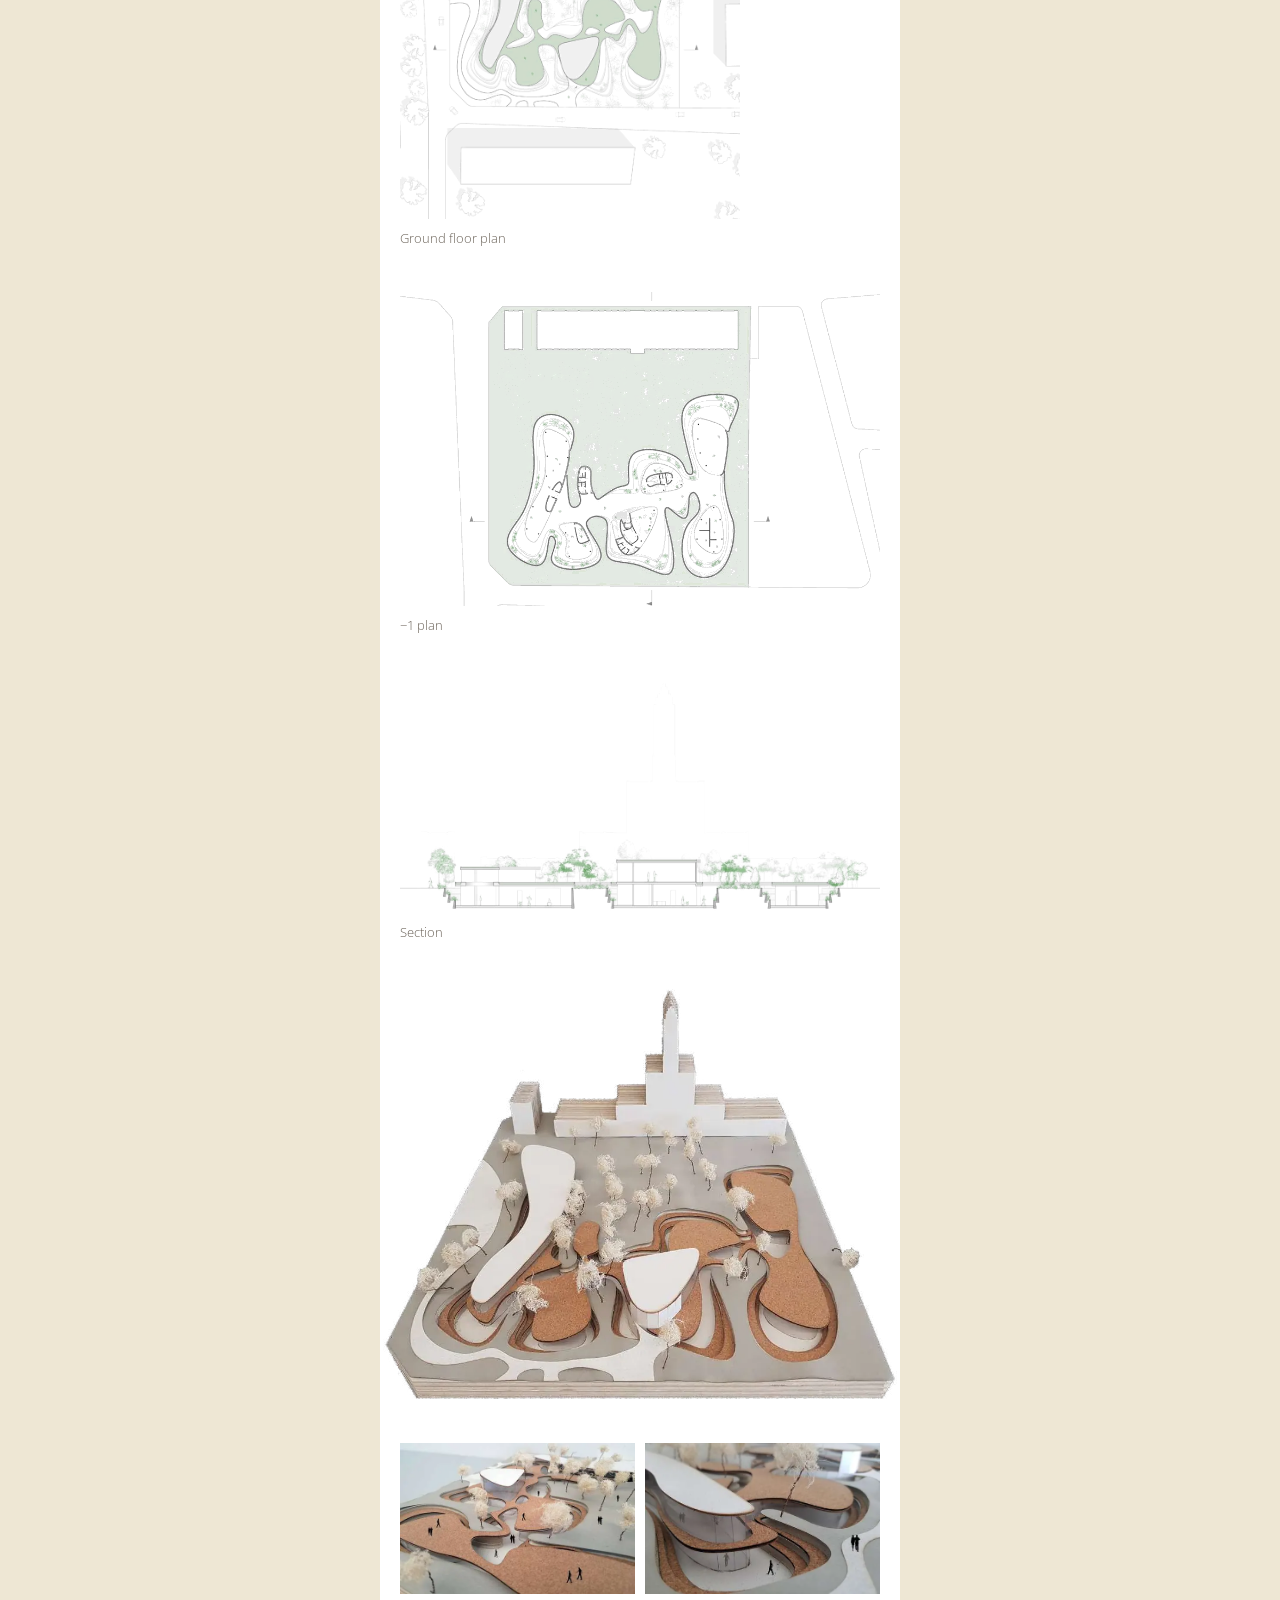
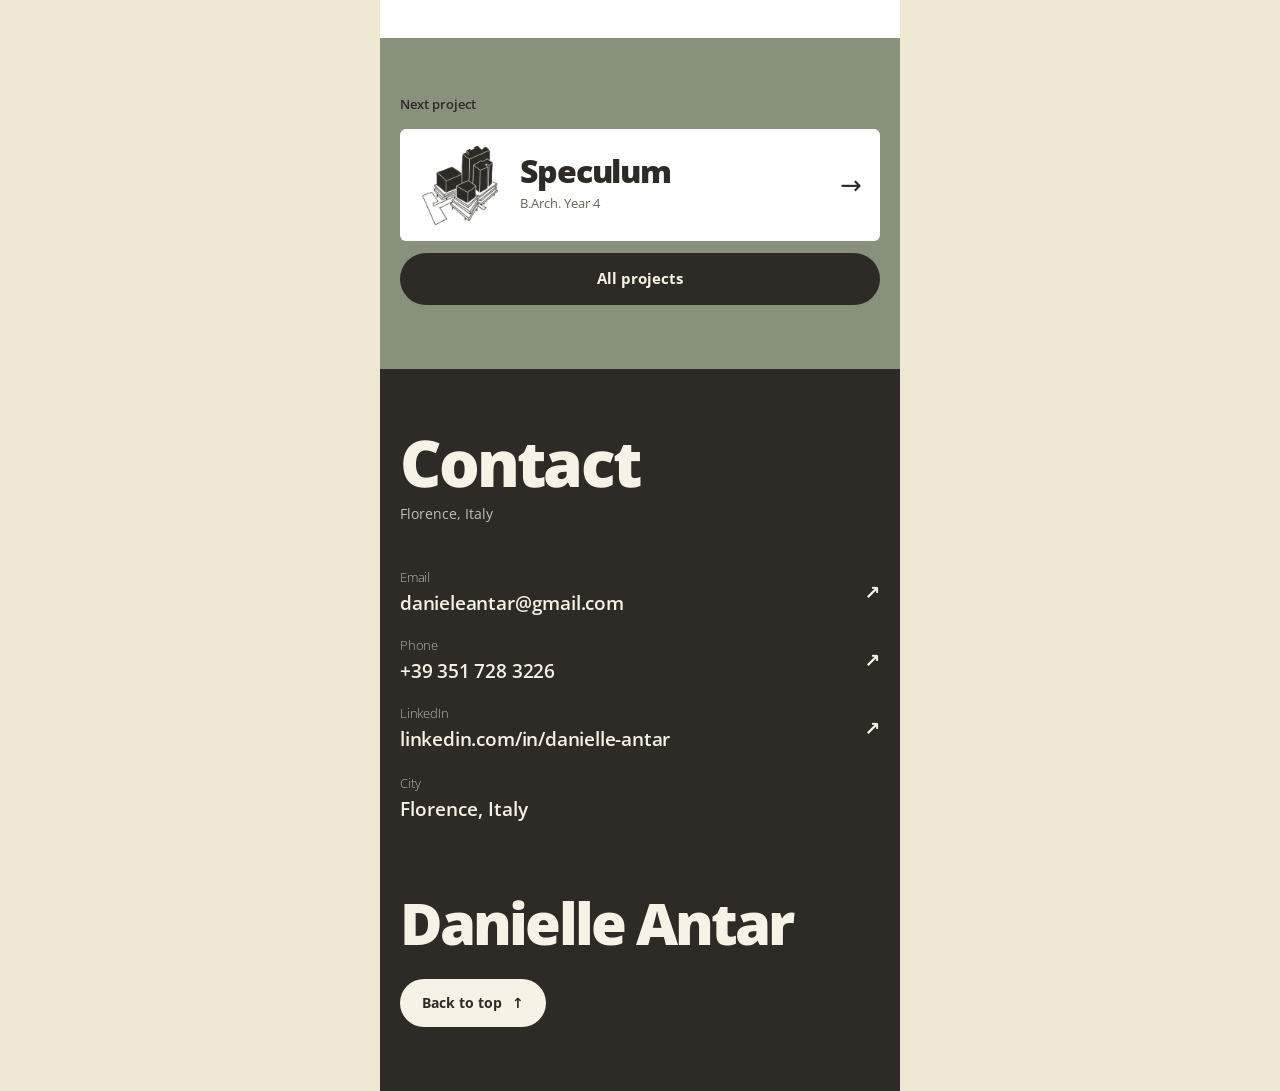
<file: corm.html>
<!doctype html>
<html lang="en">
<head>
<meta charset="utf-8">
<meta name="viewport" content="width=device-width,initial-scale=1,viewport-fit=cover">
<title>Corm Cultural Center – Danielle Antar</title>
<meta name="description" content="Corm Cultural Center, Beirut, Lebanon.">
<meta name="theme-color" content="#ffffff">
<link rel="preload" href="open-sans-latin-wght-normal.woff2" as="font" type="font/woff2" crossorigin>
<link rel="stylesheet" href="styles.css">
</head>
<body data-page="project">
<header class="bar">
  <a class="bar__back" href="index.html#projects" aria-label="All projects"><span aria-hidden="true">←</span>Projects</a>
  <div class="bar__tools">
    <button class="btn-round bar__up" type="button" aria-label="Back to top"><svg viewBox="0 0 24 24"><path d="M12 19V5M5 12l7-7 7 7"/></svg></button>
    <button class="btn-round bar__menu" type="button" aria-expanded="false" aria-controls="sheet" aria-label="Projects menu">DA</button>
  </div>
</header>
<nav class="sheet" id="sheet" aria-label="Projects"><h2>Projects</h2><a href="thesis.html"><img src="ic-thesis.webp" width="440" height="440" alt="" loading="lazy"><span>Master’s Thesis</span><i aria-hidden="true">→</i></a><a href="green-summit.html"><img src="ic-gs.webp" width="440" height="440" alt="" loading="lazy"><span>Green Summit</span><i aria-hidden="true">→</i></a><a href="palazzo-reale.html"><img src="ic-pr.webp" width="440" height="440" alt="" loading="lazy"><span>Palazzo Reale</span><i aria-hidden="true">→</i></a><a href="comm-unify.html"><img src="ic-cu.webp" width="440" height="440" alt="" loading="lazy"><span>Comm-Unify</span><i aria-hidden="true">→</i></a><a href="corm.html" aria-current=page><img src="ic-corm.webp" width="440" height="440" alt="" loading="lazy"><span>Corm Cultural Center</span><i aria-hidden="true">→</i></a><a href="speculum.html"><img src="ic-spec.webp" width="440" height="440" alt="" loading="lazy"><span>Speculum</span><i aria-hidden="true">→</i></a><a class="plain" href="index.html#projects">All projects</a><a class="plain" href="index.html">Home</a><a class="plain" href="index.html#contact">Contact</a></nav>
<main id="top">
<section class="block on-sage title-block"><h1 data-r>Corm Cultural Center</h1><p class="meta" data-r="2"><span>Beirut, Lebanon · 2019</span><span>B.Arch Year 2 · Cultural Center</span></p><p class="lede" data-r="3">A cultural center set below ground in the midst of a small pine forest, one of the only ones in Beirut.</p></section><section class="block on-white drawings"><div style="display:grid;grid-template-columns:40% 1fr;gap:22px;align-items:center" data-r>
<div><img src="corm-axo.webp" width="291" height="757" alt="Three massing diagrams" class="lazy" loading="lazy" decoding="async"></div>
<p class="textline" style="font-size:16px">The green slab extends the park and champions sustainability through low-maintenance, water-efficient grass.</p></div></section>
<section class="block on-cream" style="padding-block:44px"><p class="textline" data-r>The center sits below ground, in contrast to the Art-Deco style of Beit Corm.</p></section>
<section class="block on-white drawings"><div class="stack">
<div style="max-width:340px"><figure data-r><img src="corm-plan.webp" width="800" height="1126" alt="Ground floor plan" class="zoomable lazy" loading="lazy" decoding="async"><figcaption>Ground floor plan</figcaption></figure></div>
<figure data-r><img src="corm-pm1.webp" width="900" height="589" alt="Minus one plan" class="zoomable lazy" loading="lazy" decoding="async"><figcaption>−1 plan</figcaption></figure>
</div></section>
<section class="block on-white drawings" style="padding-top:0"><div class="stack">
<figure data-r><img src="corm-section.webp" width="1116" height="542" alt="Section" class="zoomable lazy" loading="lazy" decoding="async"><figcaption>Section</figcaption></figure>
<figure class="bleed" data-r><img src="corm-model.webp" width="883" height="701" alt="Physical model" class="lazy" loading="lazy" decoding="async"></figure>
<div class="pair" data-r><img src="corm-m1.webp" width="545" height="350" alt="Model, entrance hall" class="lazy" loading="lazy" decoding="async"><img src="corm-m2.webp" width="545" height="351" alt="Model, exhibition room" class="lazy" loading="lazy" decoding="async"></div>
</div></section><section class="block on-sage next"><small>Next project</small><a class="card" href="speculum.html" data-r><img src="ic-spec.webp" width="440" height="440" alt="" loading="lazy"><div><b>Speculum</b><span>B.Arch. Year 4</span></div><i aria-hidden="true">→</i></a><a class="all" href="index.html#projects">All projects</a></section>
<section class="block on-ink end" id="contact">
  <h2 data-r>Contact</h2>
  <p class="sub" data-r="2">Florence, Italy</p>
  <div class="contacts" data-r="3">
    <a href="mailto:danieleantar@gmail.com"><span><small>Email</small>danieleantar@gmail.com</span><span aria-hidden="true">↗</span></a>
    <a href="tel:+393517283226"><span><small>Phone</small>+39 351 728 3226</span><span aria-hidden="true">↗</span></a>
    <a href="https://www.linkedin.com/in/danielle-antar" target="_blank" rel="noopener"><span><small>LinkedIn</small>linkedin.com/in/danielle-antar</span><span aria-hidden="true">↗</span></a>
    <div class="city"><span><small>City</small>Florence, Italy</span></div>
  </div>
  <p class="wordmark" aria-hidden="true">Danielle Antar</p>
  <button class="totop" data-top type="button">Back to top <span aria-hidden="true">↑</span></button>
</section>
</main>
<div class="lb" role="dialog" aria-label="Enlarged drawing"><p>Swipe to explore</p><button type="button" aria-label="Close">×</button><img alt=""></div>
<script src="pen-data.js" defer></script><script src="app.js" defer></script>
</body>
</html>
</file>
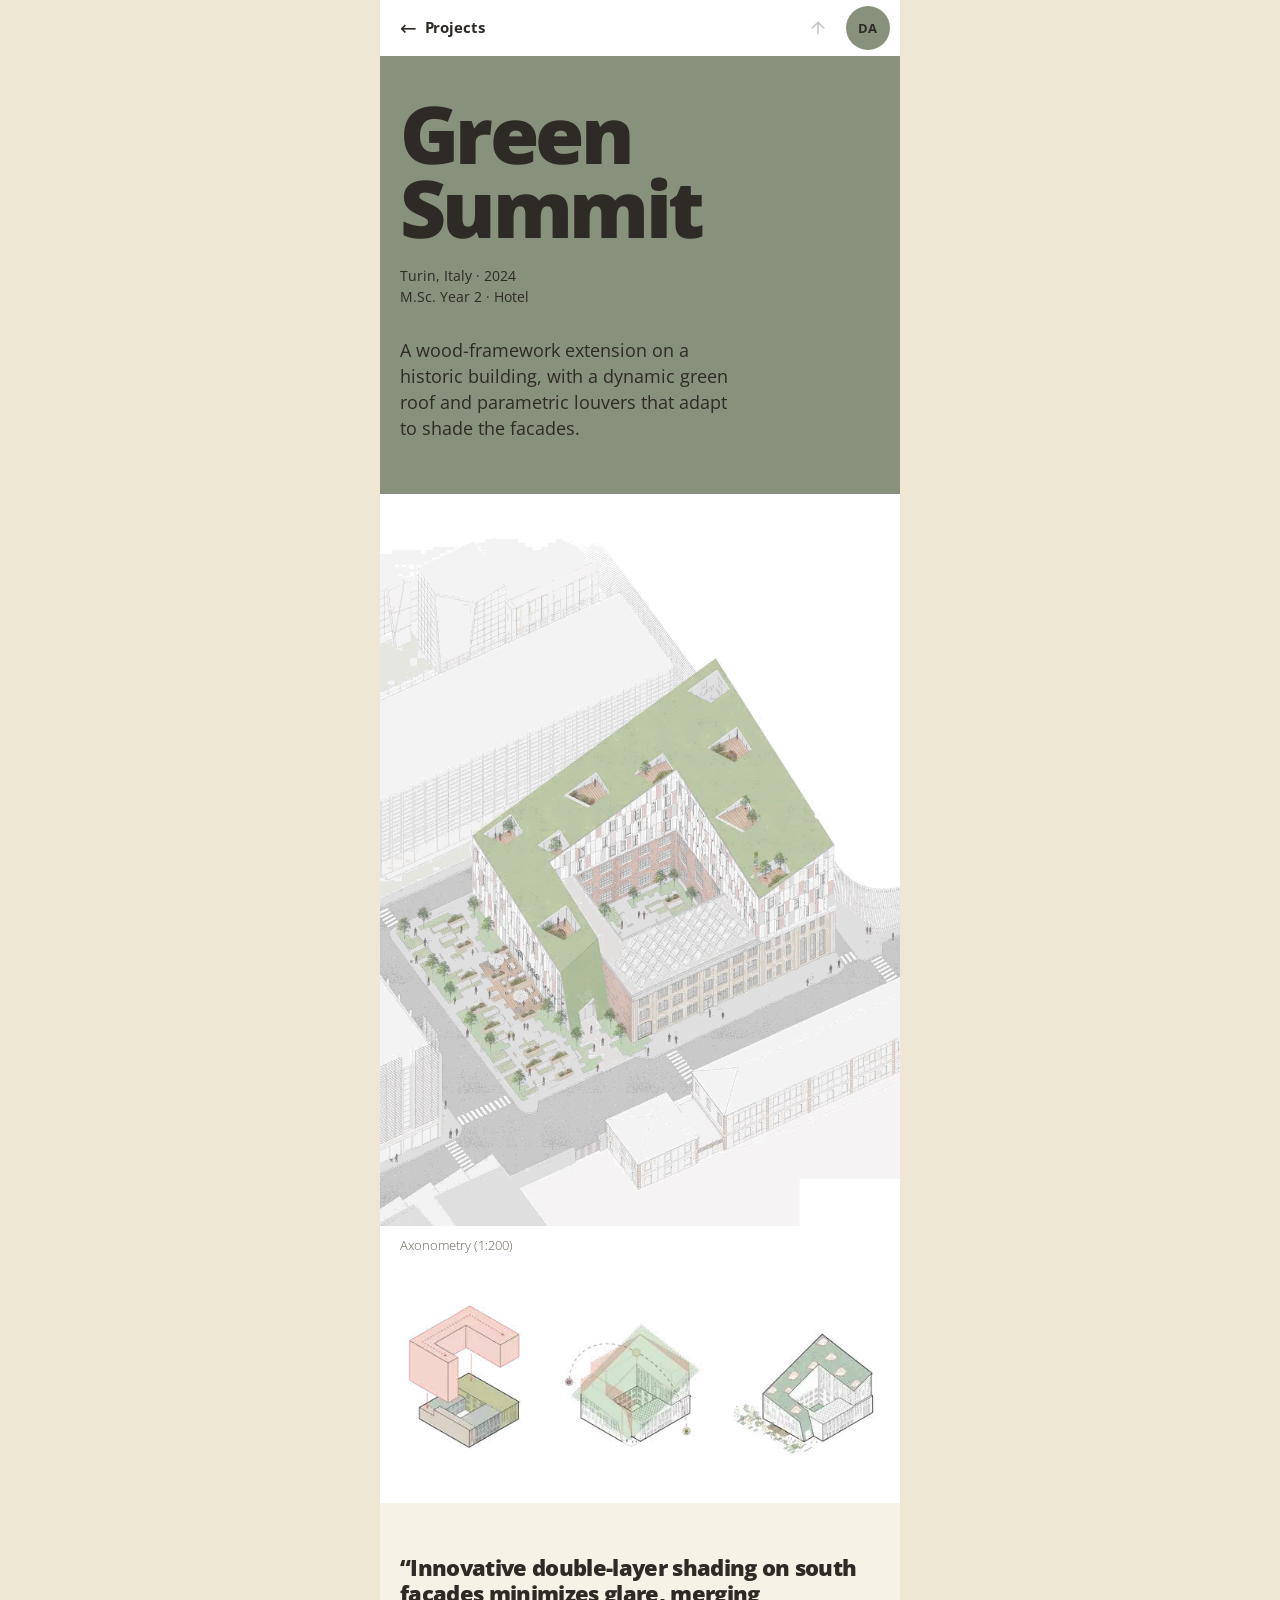
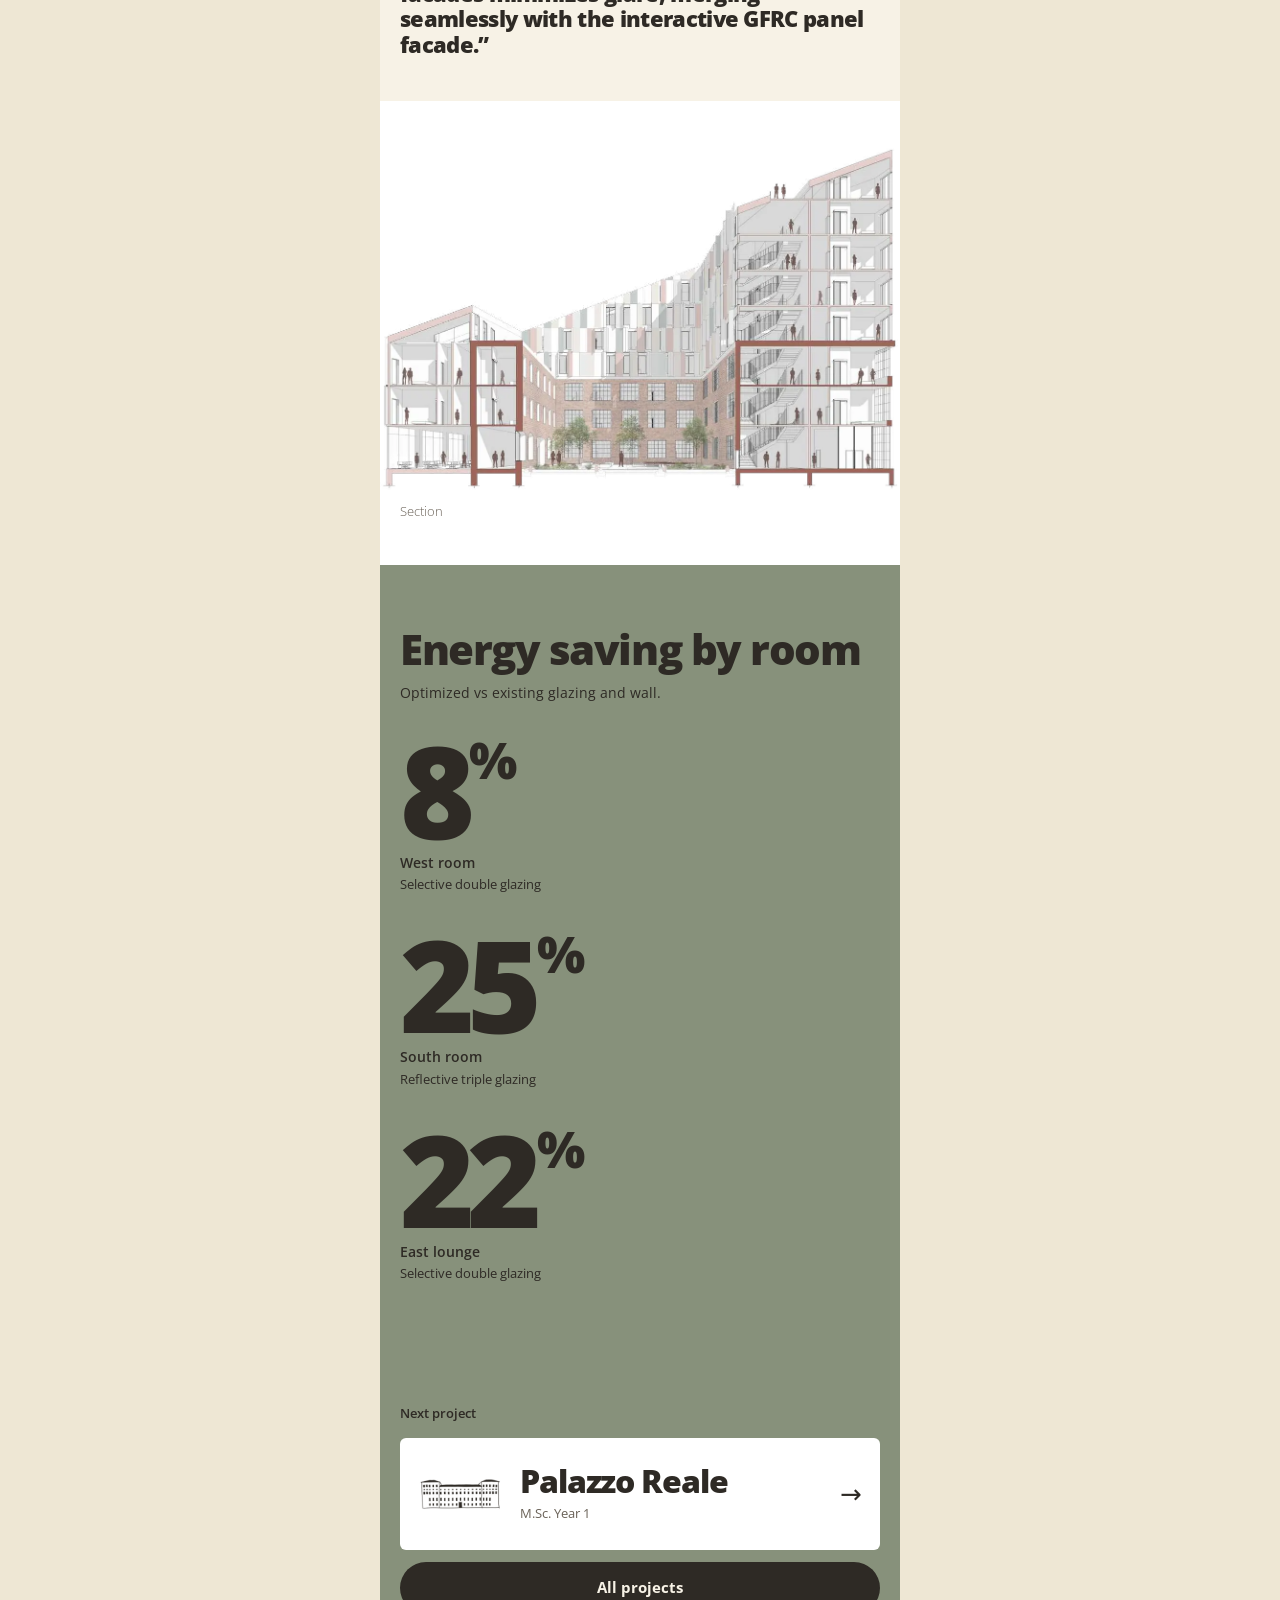
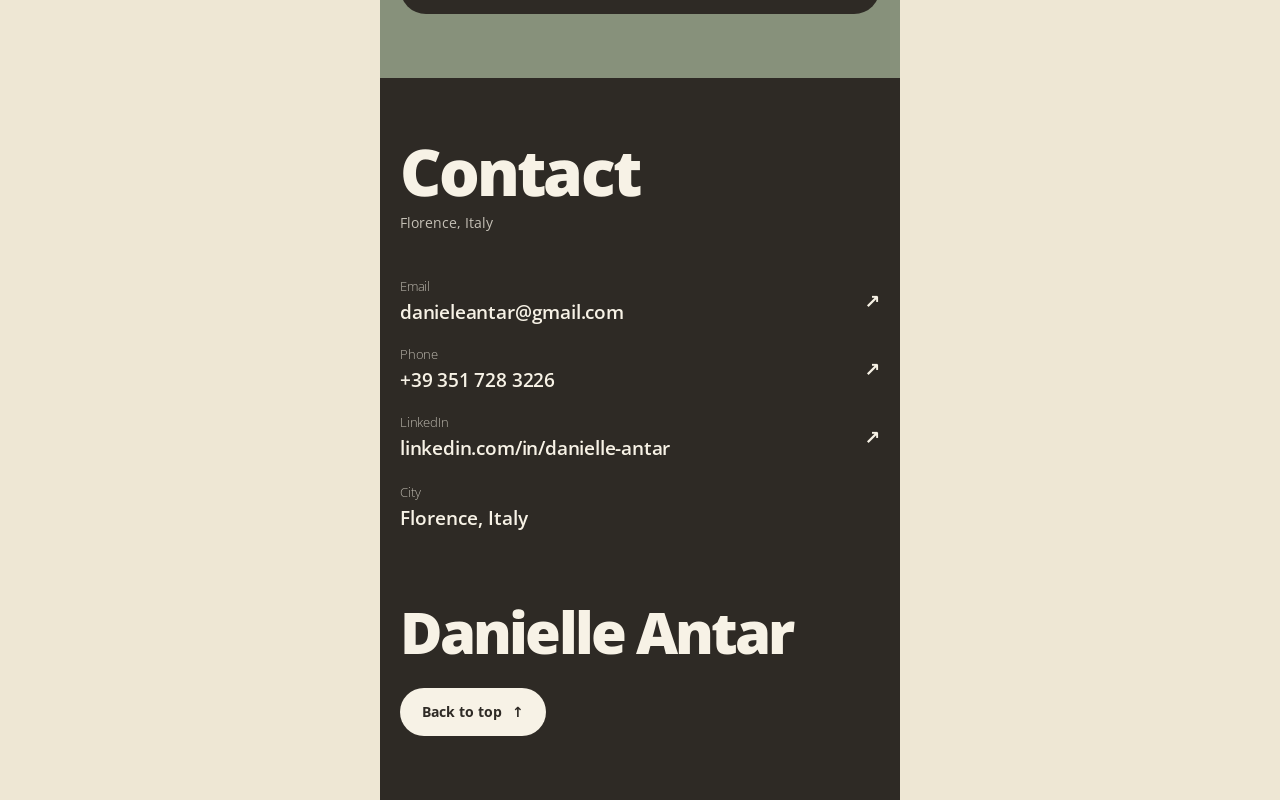
<file: green-summit.html>
<!doctype html>
<html lang="en">
<head>
<meta charset="utf-8">
<meta name="viewport" content="width=device-width,initial-scale=1,viewport-fit=cover">
<title>Green Summit – Danielle Antar</title>
<meta name="description" content="Green Summit, hotel in Turin, Italy.">
<meta name="theme-color" content="#ffffff">
<link rel="preload" href="open-sans-latin-wght-normal.woff2" as="font" type="font/woff2" crossorigin>
<link rel="stylesheet" href="styles.css">
</head>
<body data-page="project">
<header class="bar">
  <a class="bar__back" href="index.html#projects" aria-label="All projects"><span aria-hidden="true">←</span>Projects</a>
  <div class="bar__tools">
    <button class="btn-round bar__up" type="button" aria-label="Back to top"><svg viewBox="0 0 24 24"><path d="M12 19V5M5 12l7-7 7 7"/></svg></button>
    <button class="btn-round bar__menu" type="button" aria-expanded="false" aria-controls="sheet" aria-label="Projects menu">DA</button>
  </div>
</header>
<nav class="sheet" id="sheet" aria-label="Projects"><h2>Projects</h2><a href="thesis.html"><img src="ic-thesis.webp" width="440" height="440" alt="" loading="lazy"><span>Master’s Thesis</span><i aria-hidden="true">→</i></a><a href="green-summit.html" aria-current=page><img src="ic-gs.webp" width="440" height="440" alt="" loading="lazy"><span>Green Summit</span><i aria-hidden="true">→</i></a><a href="palazzo-reale.html"><img src="ic-pr.webp" width="440" height="440" alt="" loading="lazy"><span>Palazzo Reale</span><i aria-hidden="true">→</i></a><a href="comm-unify.html"><img src="ic-cu.webp" width="440" height="440" alt="" loading="lazy"><span>Comm-Unify</span><i aria-hidden="true">→</i></a><a href="corm.html"><img src="ic-corm.webp" width="440" height="440" alt="" loading="lazy"><span>Corm Cultural Center</span><i aria-hidden="true">→</i></a><a href="speculum.html"><img src="ic-spec.webp" width="440" height="440" alt="" loading="lazy"><span>Speculum</span><i aria-hidden="true">→</i></a><a class="plain" href="index.html#projects">All projects</a><a class="plain" href="index.html">Home</a><a class="plain" href="index.html#contact">Contact</a></nav>
<main id="top">
<section class="block on-sage title-block"><h1 data-r>Green Summit</h1><p class="meta" data-r="2"><span>Turin, Italy · 2024</span><span>M.Sc. Year 2 · Hotel</span></p><p class="lede" data-r="3">A wood-framework extension on a historic building, with a dynamic green roof and parametric louvers that adapt to shade the facades.</p></section><section class="block on-white drawings"><div class="stack">
<figure data-r class="bleed"><img src="gs-axo.webp" width="900" height="1192" alt="Green Summit axonometry" class="lazy" loading="lazy" decoding="async"><figcaption style=padding-inline:20px>Axonometry (1:200)</figcaption></figure>
<figure data-r><img src="gs-diag.webp" width="617" height="205" alt="Three room diagrams" class="zoomable lazy" loading="lazy" decoding="async"></figure>
</div></section>
<section class="block on-cream" style="padding-block:44px"><p class="quote" data-r style="font-size:1.4rem">“Innovative double-layer shading on south facades minimizes glare, merging seamlessly with the interactive GFRC panel facade.”</p></section>
<section class="block on-white drawings"><figure data-r class="bleed"><img src="gs-section.webp" width="1085" height="723" alt="Green Summit section" class="zoomable lazy" loading="lazy" decoding="async"><figcaption style=padding-inline:20px>Section</figcaption></figure></section>
<section class="block on-sage"><h2 class="h3" data-r>Energy saving by room</h2><p class="sub" data-r="2">Optimized vs existing glazing and wall.</p>
<div class="stats" style="margin-top:34px">
<div class="stat" data-r><div class="big"><span data-count="8">8</span><sup>%</sup></div><p class="label">West room</p><p class=note>Selective double glazing</p></div>
<div class="stat" data-r><div class="big"><span data-count="25">25</span><sup>%</sup></div><p class="label">South room</p><p class=note>Reflective triple glazing</p></div>
<div class="stat" data-r><div class="big"><span data-count="22">22</span><sup>%</sup></div><p class="label">East lounge</p><p class=note>Selective double glazing</p></div>
</div></section><section class="block on-sage next"><small>Next project</small><a class="card" href="palazzo-reale.html" data-r><img src="ic-pr.webp" width="440" height="440" alt="" loading="lazy"><div><b>Palazzo Reale</b><span>M.Sc. Year 1</span></div><i aria-hidden="true">→</i></a><a class="all" href="index.html#projects">All projects</a></section>
<section class="block on-ink end" id="contact">
  <h2 data-r>Contact</h2>
  <p class="sub" data-r="2">Florence, Italy</p>
  <div class="contacts" data-r="3">
    <a href="mailto:danieleantar@gmail.com"><span><small>Email</small>danieleantar@gmail.com</span><span aria-hidden="true">↗</span></a>
    <a href="tel:+393517283226"><span><small>Phone</small>+39 351 728 3226</span><span aria-hidden="true">↗</span></a>
    <a href="https://www.linkedin.com/in/danielle-antar" target="_blank" rel="noopener"><span><small>LinkedIn</small>linkedin.com/in/danielle-antar</span><span aria-hidden="true">↗</span></a>
    <div class="city"><span><small>City</small>Florence, Italy</span></div>
  </div>
  <p class="wordmark" aria-hidden="true">Danielle Antar</p>
  <button class="totop" data-top type="button">Back to top <span aria-hidden="true">↑</span></button>
</section>
</main>
<div class="lb" role="dialog" aria-label="Enlarged drawing"><p>Swipe to explore</p><button type="button" aria-label="Close">×</button><img alt=""></div>
<script src="pen-data.js" defer></script><script src="app.js" defer></script>
</body>
</html>
</file>
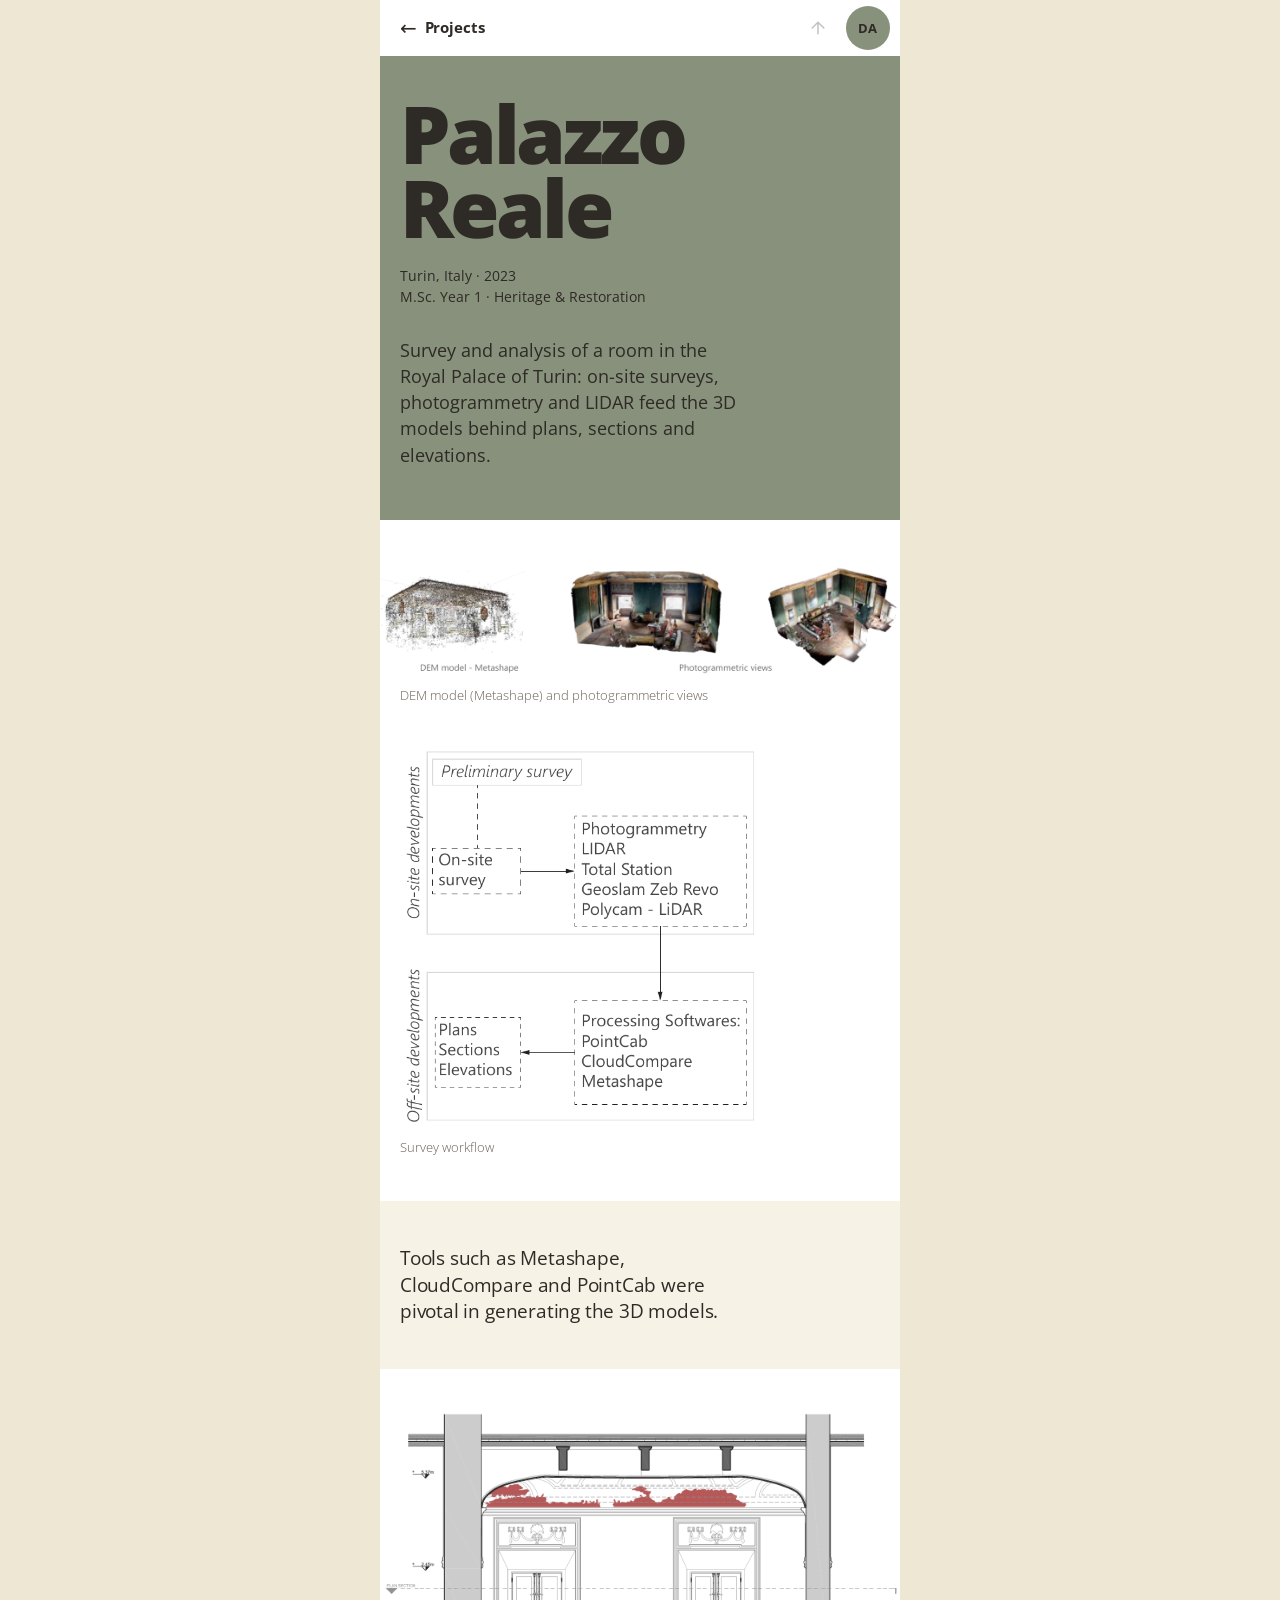
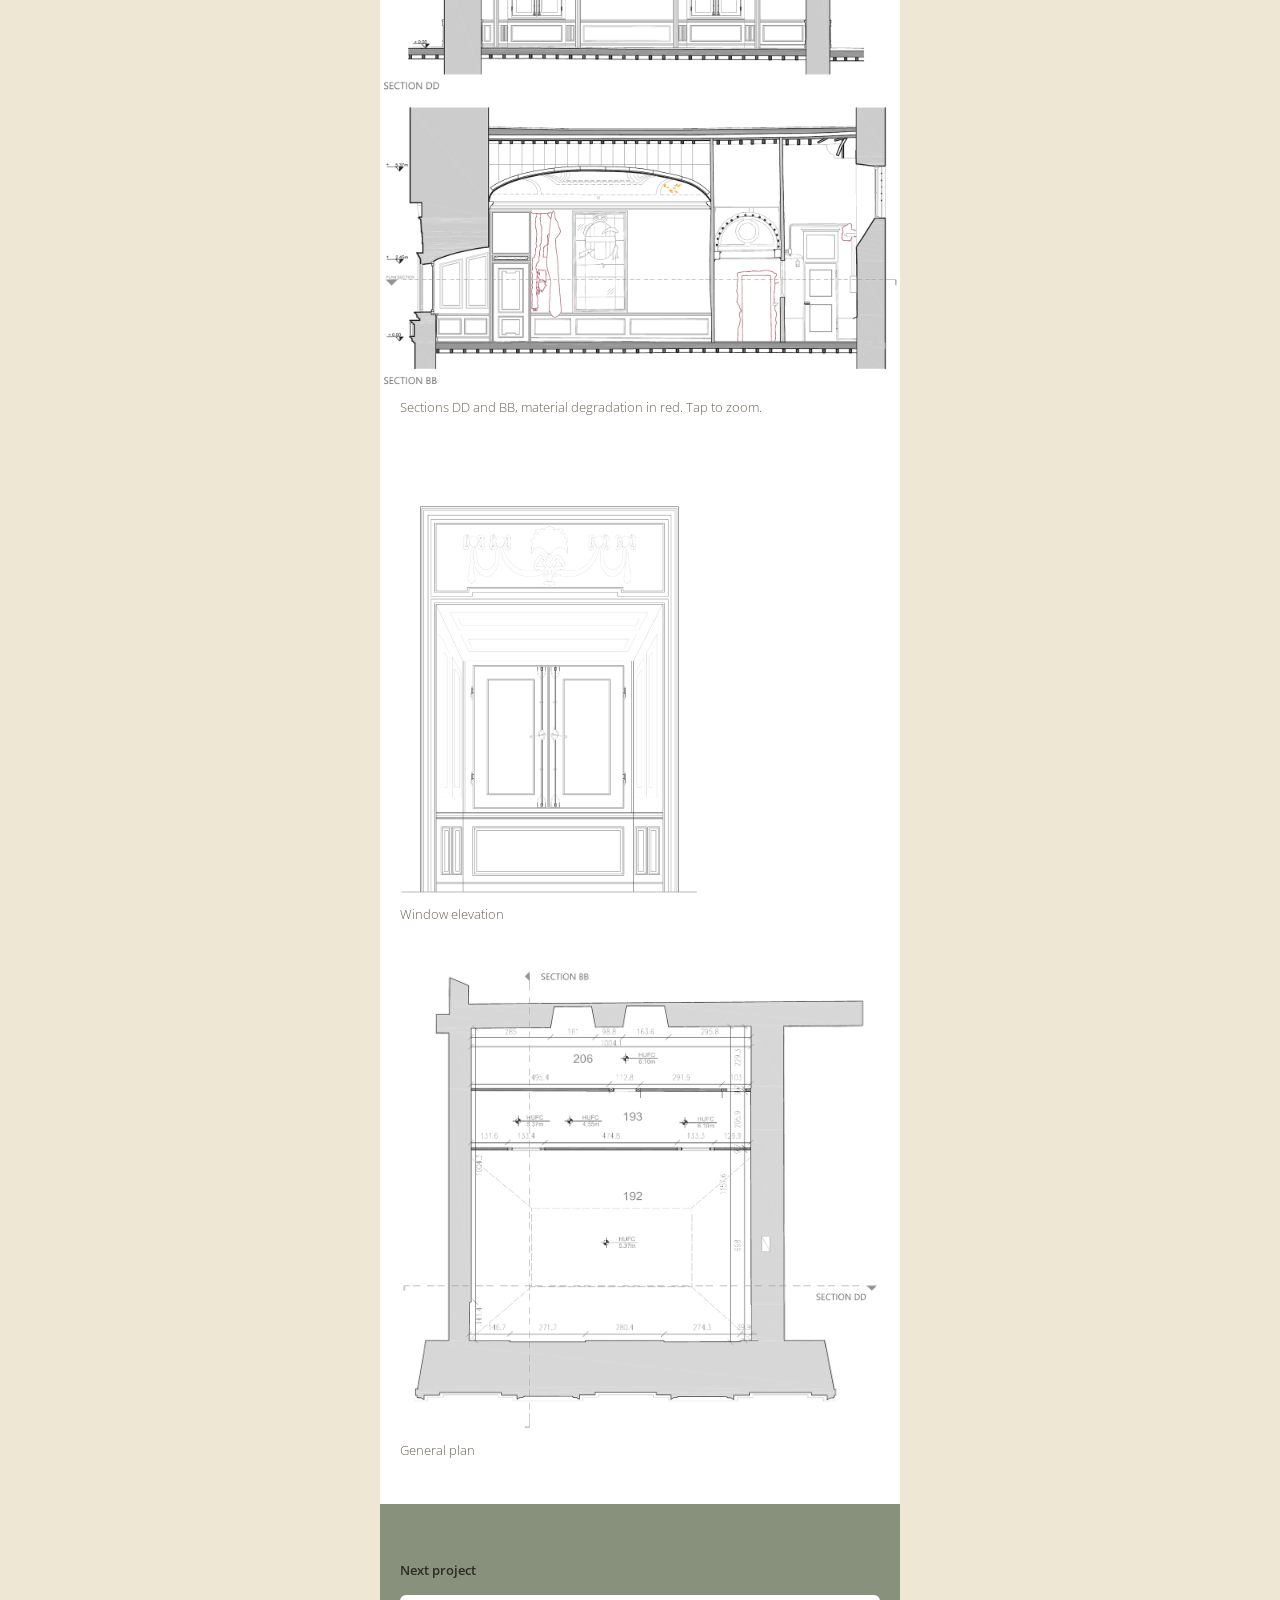
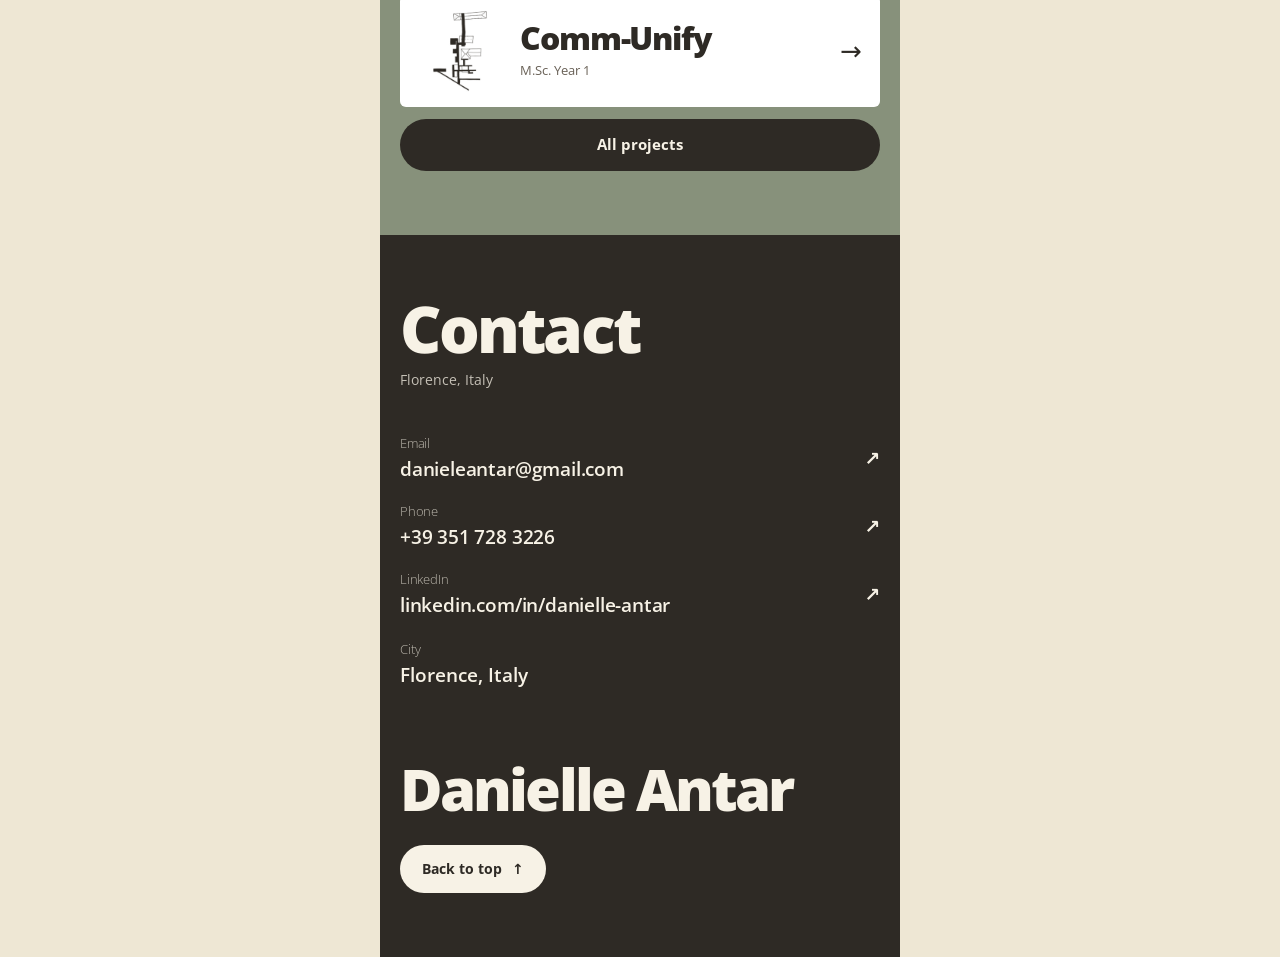
<file: palazzo-reale.html>
<!doctype html>
<html lang="en">
<head>
<meta charset="utf-8">
<meta name="viewport" content="width=device-width,initial-scale=1,viewport-fit=cover">
<title>Palazzo Reale – Danielle Antar</title>
<meta name="description" content="Palazzo Reale, heritage survey in Turin, Italy.">
<meta name="theme-color" content="#ffffff">
<link rel="preload" href="open-sans-latin-wght-normal.woff2" as="font" type="font/woff2" crossorigin>
<link rel="stylesheet" href="styles.css">
</head>
<body data-page="project">
<header class="bar">
  <a class="bar__back" href="index.html#projects" aria-label="All projects"><span aria-hidden="true">←</span>Projects</a>
  <div class="bar__tools">
    <button class="btn-round bar__up" type="button" aria-label="Back to top"><svg viewBox="0 0 24 24"><path d="M12 19V5M5 12l7-7 7 7"/></svg></button>
    <button class="btn-round bar__menu" type="button" aria-expanded="false" aria-controls="sheet" aria-label="Projects menu">DA</button>
  </div>
</header>
<nav class="sheet" id="sheet" aria-label="Projects"><h2>Projects</h2><a href="thesis.html"><img src="ic-thesis.webp" width="440" height="440" alt="" loading="lazy"><span>Master’s Thesis</span><i aria-hidden="true">→</i></a><a href="green-summit.html"><img src="ic-gs.webp" width="440" height="440" alt="" loading="lazy"><span>Green Summit</span><i aria-hidden="true">→</i></a><a href="palazzo-reale.html" aria-current=page><img src="ic-pr.webp" width="440" height="440" alt="" loading="lazy"><span>Palazzo Reale</span><i aria-hidden="true">→</i></a><a href="comm-unify.html"><img src="ic-cu.webp" width="440" height="440" alt="" loading="lazy"><span>Comm-Unify</span><i aria-hidden="true">→</i></a><a href="corm.html"><img src="ic-corm.webp" width="440" height="440" alt="" loading="lazy"><span>Corm Cultural Center</span><i aria-hidden="true">→</i></a><a href="speculum.html"><img src="ic-spec.webp" width="440" height="440" alt="" loading="lazy"><span>Speculum</span><i aria-hidden="true">→</i></a><a class="plain" href="index.html#projects">All projects</a><a class="plain" href="index.html">Home</a><a class="plain" href="index.html#contact">Contact</a></nav>
<main id="top">
<section class="block on-sage title-block"><h1 data-r>Palazzo Reale</h1><p class="meta" data-r="2"><span>Turin, Italy · 2023</span><span>M.Sc. Year 1 · Heritage &amp; Restoration</span></p><p class="lede" data-r="3">Survey and analysis of a room in the Royal Palace of Turin: on-site surveys, photogrammetry and LIDAR feed the 3D models behind plans, sections and elevations.</p></section><section class="block on-white drawings"><div class="stack">
<figure data-r class="bleed"><img src="pr-views.webp" width="1200" height="260" alt="DEM model and photogrammetric views of the room" class="lazy" loading="lazy" decoding="async"><figcaption style=padding-inline:20px>DEM model (Metashape) and photogrammetric views</figcaption></figure>
<div style="max-width:360px"><figure data-r><img src="pr-flow.webp" width="559" height="587" alt="Survey workflow: on-site and off-site developments" class="zoomable lazy" loading="lazy" decoding="async"><figcaption>Survey workflow</figcaption></figure></div>
</div></section>
<section class="block on-cream" style="padding-block:44px"><p class="textline" data-r>Tools such as Metashape, CloudCompare and PointCab were pivotal in generating the 3D models.</p></section>
<section class="block on-white drawings"><figure data-r class="bleed"><img src="pr-sections.webp" width="1300" height="1438" alt="Sections DD and BB with material degradation mapped in red" class="zoomable lazy" loading="lazy" decoding="async"><figcaption style=padding-inline:20px>Sections DD and BB, material degradation in red. Tap to zoom.</figcaption></figure></section>

<section class="block on-white drawings"><div class="stack">
<div style="max-width:300px"><figure data-r><img src="pr-window.webp" width="900" height="1168" alt="Window elevation" class="zoomable lazy" loading="lazy" decoding="async"><figcaption>Window elevation</figcaption></figure></div>
<figure data-r><img src="pr-plan.webp" width="1100" height="1061" alt="General plan of the room" class="zoomable lazy" loading="lazy" decoding="async"><figcaption>General plan</figcaption></figure>
</div></section><section class="block on-sage next"><small>Next project</small><a class="card" href="comm-unify.html" data-r><img src="ic-cu.webp" width="440" height="440" alt="" loading="lazy"><div><b>Comm-Unify</b><span>M.Sc. Year 1</span></div><i aria-hidden="true">→</i></a><a class="all" href="index.html#projects">All projects</a></section>
<section class="block on-ink end" id="contact">
  <h2 data-r>Contact</h2>
  <p class="sub" data-r="2">Florence, Italy</p>
  <div class="contacts" data-r="3">
    <a href="mailto:danieleantar@gmail.com"><span><small>Email</small>danieleantar@gmail.com</span><span aria-hidden="true">↗</span></a>
    <a href="tel:+393517283226"><span><small>Phone</small>+39 351 728 3226</span><span aria-hidden="true">↗</span></a>
    <a href="https://www.linkedin.com/in/danielle-antar" target="_blank" rel="noopener"><span><small>LinkedIn</small>linkedin.com/in/danielle-antar</span><span aria-hidden="true">↗</span></a>
    <div class="city"><span><small>City</small>Florence, Italy</span></div>
  </div>
  <p class="wordmark" aria-hidden="true">Danielle Antar</p>
  <button class="totop" data-top type="button">Back to top <span aria-hidden="true">↑</span></button>
</section>
</main>
<div class="lb" role="dialog" aria-label="Enlarged drawing"><p>Swipe to explore</p><button type="button" aria-label="Close">×</button><img alt=""></div>
<script src="pen-data.js" defer></script><script src="app.js" defer></script>
</body>
</html>
</file>
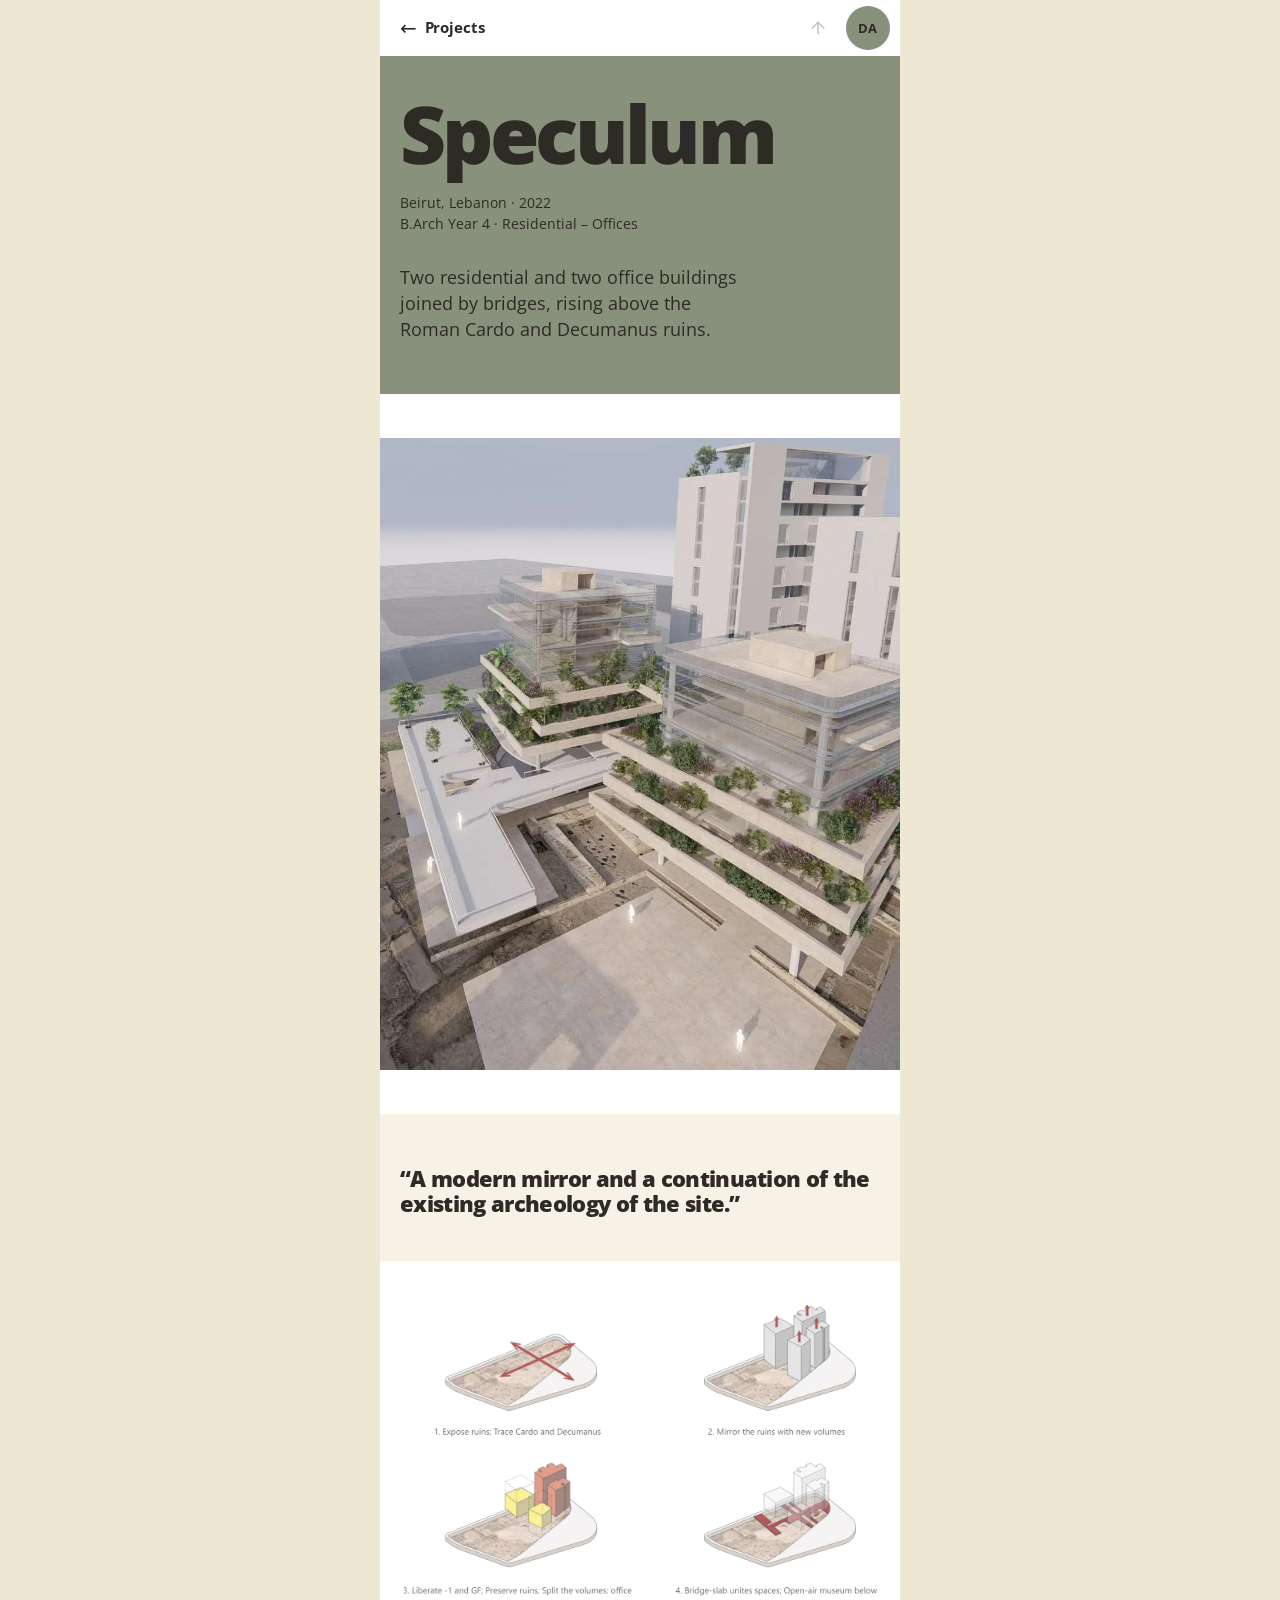
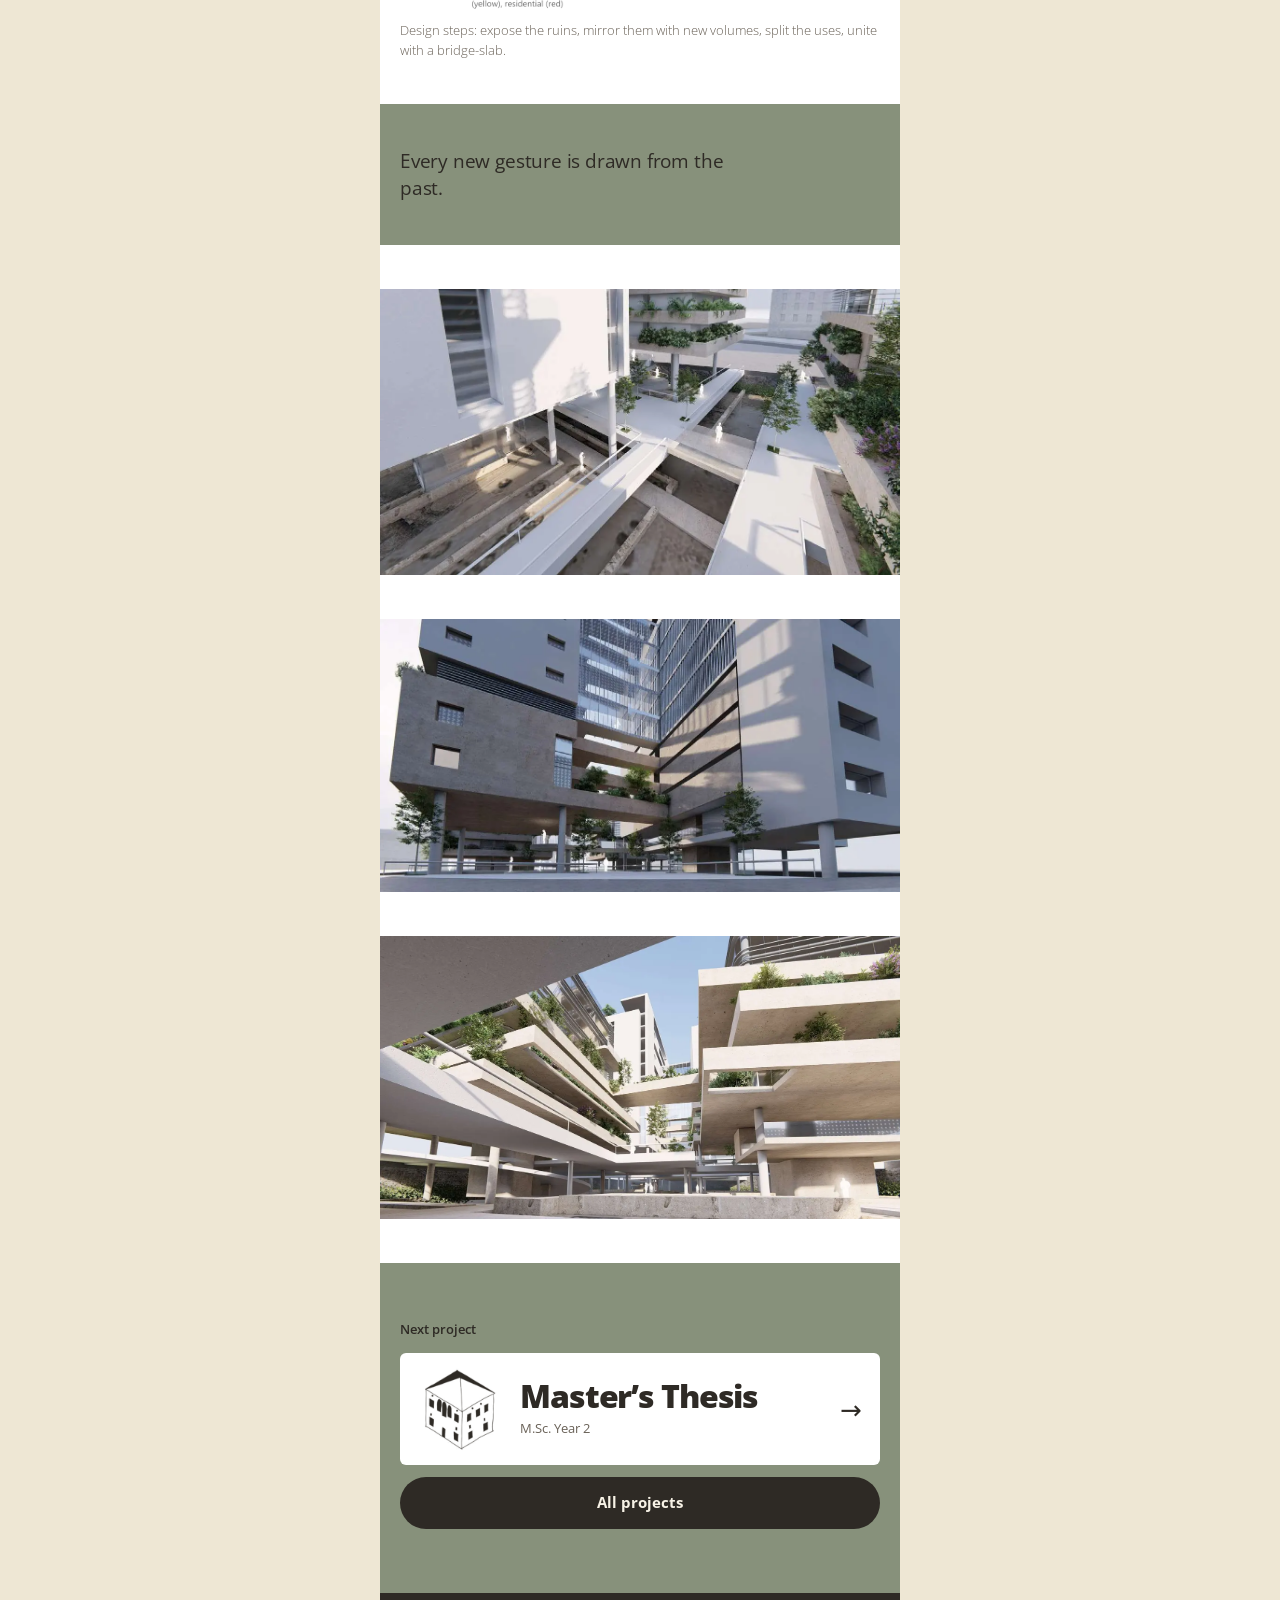
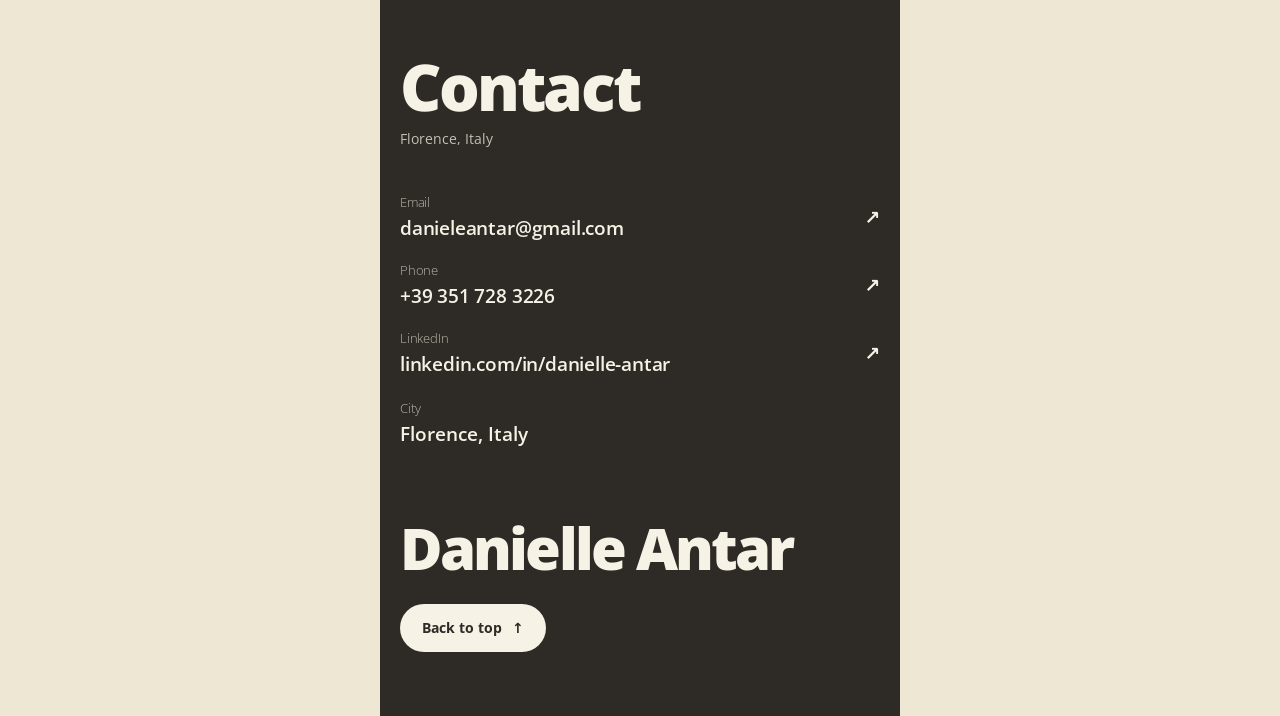
<file: speculum.html>
<!doctype html>
<html lang="en">
<head>
<meta charset="utf-8">
<meta name="viewport" content="width=device-width,initial-scale=1,viewport-fit=cover">
<title>Speculum – Danielle Antar</title>
<meta name="description" content="Speculum, residential and office complex in Beirut, Lebanon.">
<meta name="theme-color" content="#ffffff">
<link rel="preload" href="open-sans-latin-wght-normal.woff2" as="font" type="font/woff2" crossorigin>
<link rel="stylesheet" href="styles.css">
</head>
<body data-page="project">
<header class="bar">
  <a class="bar__back" href="index.html#projects" aria-label="All projects"><span aria-hidden="true">←</span>Projects</a>
  <div class="bar__tools">
    <button class="btn-round bar__up" type="button" aria-label="Back to top"><svg viewBox="0 0 24 24"><path d="M12 19V5M5 12l7-7 7 7"/></svg></button>
    <button class="btn-round bar__menu" type="button" aria-expanded="false" aria-controls="sheet" aria-label="Projects menu">DA</button>
  </div>
</header>
<nav class="sheet" id="sheet" aria-label="Projects"><h2>Projects</h2><a href="thesis.html"><img src="ic-thesis.webp" width="440" height="440" alt="" loading="lazy"><span>Master’s Thesis</span><i aria-hidden="true">→</i></a><a href="green-summit.html"><img src="ic-gs.webp" width="440" height="440" alt="" loading="lazy"><span>Green Summit</span><i aria-hidden="true">→</i></a><a href="palazzo-reale.html"><img src="ic-pr.webp" width="440" height="440" alt="" loading="lazy"><span>Palazzo Reale</span><i aria-hidden="true">→</i></a><a href="comm-unify.html"><img src="ic-cu.webp" width="440" height="440" alt="" loading="lazy"><span>Comm-Unify</span><i aria-hidden="true">→</i></a><a href="corm.html"><img src="ic-corm.webp" width="440" height="440" alt="" loading="lazy"><span>Corm Cultural Center</span><i aria-hidden="true">→</i></a><a href="speculum.html" aria-current=page><img src="ic-spec.webp" width="440" height="440" alt="" loading="lazy"><span>Speculum</span><i aria-hidden="true">→</i></a><a class="plain" href="index.html#projects">All projects</a><a class="plain" href="index.html">Home</a><a class="plain" href="index.html#contact">Contact</a></nav>
<main id="top">
<section class="block on-sage title-block"><h1 data-r>Speculum</h1><p class="meta" data-r="2"><span>Beirut, Lebanon · 2022</span><span>B.Arch Year 4 · Residential – Offices</span></p><p class="lede" data-r="3">Two residential and two office buildings joined by bridges, rising above the Roman Cardo and Decumanus ruins.</p></section><section class="block on-white drawings"><figure class="bleed" data-r><img src="spec-hero.webp" width="885" height="1075" alt="Speculum render from above" class="lazy" loading="lazy" decoding="async"></figure></section>
<section class="block on-cream" style="padding-block:44px"><p class="quote" data-r style="font-size:1.4rem">“A modern mirror and a continuation of the existing archeology of the site.”</p></section>
<section class="block on-white drawings"><figure data-r><img src="spec-steps.webp" width="1200" height="767" alt="Four design steps" class="zoomable lazy" loading="lazy" decoding="async"><figcaption>Design steps: expose the ruins, mirror them with new volumes, split the uses, unite with a bridge-slab.</figcaption></figure></section>
<section class="block on-sage" style="padding-block:44px"><p class="textline" data-r>Every new gesture is drawn from the past.</p></section>
<section class="block on-white drawings"><div class="stack bleed"><figure data-r><img src="spec-a.webp" width="1115" height="613" alt="Bridges above the ruins" class="lazy" loading="lazy" decoding="async"></figure><figure data-r><img src="spec-b.webp" width="1115" height="584" alt="Cantilevered volumes" class="lazy" loading="lazy" decoding="async"></figure><figure data-r><img src="spec-c.webp" width="1400" height="763" alt="View from the ruins" class="lazy" loading="lazy" decoding="async"></figure></div></section><section class="block on-sage next"><small>Next project</small><a class="card" href="thesis.html" data-r><img src="ic-thesis.webp" width="440" height="440" alt="" loading="lazy"><div><b>Master’s Thesis</b><span>M.Sc. Year 2</span></div><i aria-hidden="true">→</i></a><a class="all" href="index.html#projects">All projects</a></section>
<section class="block on-ink end" id="contact">
  <h2 data-r>Contact</h2>
  <p class="sub" data-r="2">Florence, Italy</p>
  <div class="contacts" data-r="3">
    <a href="mailto:danieleantar@gmail.com"><span><small>Email</small>danieleantar@gmail.com</span><span aria-hidden="true">↗</span></a>
    <a href="tel:+393517283226"><span><small>Phone</small>+39 351 728 3226</span><span aria-hidden="true">↗</span></a>
    <a href="https://www.linkedin.com/in/danielle-antar" target="_blank" rel="noopener"><span><small>LinkedIn</small>linkedin.com/in/danielle-antar</span><span aria-hidden="true">↗</span></a>
    <div class="city"><span><small>City</small>Florence, Italy</span></div>
  </div>
  <p class="wordmark" aria-hidden="true">Danielle Antar</p>
  <button class="totop" data-top type="button">Back to top <span aria-hidden="true">↑</span></button>
</section>
</main>
<div class="lb" role="dialog" aria-label="Enlarged drawing"><p>Swipe to explore</p><button type="button" aria-label="Close">×</button><img alt=""></div>
<script src="pen-data.js" defer></script><script src="app.js" defer></script>
</body>
</html>
</file>
<file: styles.css>
@font-face{font-family:"Open Sans";src:url(open-sans-latin-wght-normal.woff2) format("woff2");font-weight:300 800;font-style:normal;font-display:swap}

:root{
  --white:#fff; --cream:#F7F2E6; --cream-2:#EEE7D4; --sage:#87917B; --ink:#2E2A25; --grey:#6A6258; --brick:#98361F;
  --bar:56px; --pad:20px;
  --ease-out:cubic-bezier(.23,1,.32,1); --ease-io:cubic-bezier(.77,0,.175,1); --ease-drawer:cubic-bezier(.32,.72,0,1);
}
@view-transition{navigation:auto}
::view-transition-old(root){animation:vt-out .22s var(--ease-out) both}
::view-transition-new(root){animation:vt-in .42s var(--ease-out) both}
@keyframes vt-out{to{opacity:0;transform:scale(.985)}}
@keyframes vt-in{from{opacity:0;transform:translateY(14px)}}
.bar{view-transition-name:bar}
::view-transition-group(bar){animation-duration:0s}

*{box-sizing:border-box;margin:0;padding:0}
html{scroll-behavior:smooth;-webkit-text-size-adjust:100%;background:var(--white)}
body{font-family:"Open Sans",system-ui,sans-serif;font-weight:300;font-size:16px;line-height:1.55;color:var(--ink);background:var(--cream);-webkit-font-smoothing:antialiased;overflow-x:hidden}
img{display:block;max-width:100%;height:auto}
a{color:inherit}
button{font:inherit;color:inherit;background:none;border:0;cursor:pointer;-webkit-tap-highlight-color:transparent}
:focus-visible{outline:2px solid var(--brick);outline-offset:3px}
::selection{background:var(--brick);color:var(--cream)}
section[id],div[id]{scroll-margin-top:var(--bar)}
.sr{position:absolute;width:1px;height:1px;overflow:hidden;clip:rect(0 0 0 0);white-space:nowrap}

/* ---------- bar ---------- */
.bar{position:fixed;inset:0 0 auto 0;height:calc(var(--bar) + env(safe-area-inset-top));padding-top:env(safe-area-inset-top);z-index:50;background:var(--white);display:flex;align-items:center;justify-content:space-between;padding-inline:var(--pad) 10px}
.bar__name,.bar__back{font-weight:700;font-size:15px;letter-spacing:-.01em;text-decoration:none;min-height:44px;display:flex;align-items:center;gap:8px;transition:transform .16s var(--ease-out),opacity .2s}
.bar__back:active{transform:translateX(-3px)}
.bar__back span{font-size:20px;line-height:1;font-weight:400}
.bar__tools{display:flex;gap:6px;align-items:center}
.btn-round{width:44px;height:44px;border-radius:50%;display:grid;place-items:center;transition:transform .16s var(--ease-out),background-color .2s,opacity .2s}
.btn-round:active{transform:scale(.94)}
.bar__up{opacity:.28;pointer-events:none}
.bar__up.on{opacity:1;pointer-events:auto}
.bar__up svg{width:20px;height:20px;stroke:var(--ink);fill:none;stroke-width:1.8;stroke-linecap:round;stroke-linejoin:round}
.bar__menu{background:var(--sage);font-weight:700;font-size:13px;letter-spacing:.02em;color:var(--ink)}
.bar__menu[aria-expanded=true]{background:var(--ink);color:var(--cream)}

.sheet{position:fixed;inset:calc(var(--bar) + env(safe-area-inset-top)) 0 0 0;z-index:45;background:var(--white);padding:8px var(--pad) 40px;overflow:auto;visibility:hidden;opacity:0;transform:translateY(-12px);transition:opacity .22s var(--ease-out),transform .28s var(--ease-drawer),visibility 0s .28s}
.sheet.open{visibility:visible;opacity:1;transform:none;transition:opacity .22s var(--ease-out),transform .32s var(--ease-drawer)}
.sheet h2{font-size:13px;font-weight:600;color:var(--grey);padding:14px 0 6px}
.sheet a{display:flex;align-items:center;gap:16px;min-height:68px;text-decoration:none;font-weight:700;font-size:19px;letter-spacing:-.015em;border-radius:6px;opacity:0;transform:translateY(8px);transition:opacity .25s var(--ease-out),transform .3s var(--ease-out),background-color .15s}
.sheet.open a{opacity:1;transform:none}
.sheet.open a:nth-of-type(2){transition-delay:30ms}.sheet.open a:nth-of-type(3){transition-delay:60ms}.sheet.open a:nth-of-type(4){transition-delay:90ms}.sheet.open a:nth-of-type(5){transition-delay:120ms}.sheet.open a:nth-of-type(6){transition-delay:150ms}.sheet.open a:nth-of-type(7){transition-delay:180ms}.sheet.open a:nth-of-type(8){transition-delay:210ms}
.sheet a:active{background:var(--cream)}
.sheet a[aria-current=page]{background:var(--cream)}
.sheet a img{width:52px;height:52px;object-fit:contain;flex:none}
.sheet a i{margin-left:auto;font-style:normal;color:var(--grey);font-weight:300;font-size:22px}
.sheet a.plain{min-height:56px;font-weight:600;font-size:16px;color:var(--grey)}
@media (hover:hover) and (pointer:fine){.sheet a:hover{background:var(--cream)}}

/* ---------- hero: one house, one motion ---------- */
.hero{position:relative;height:calc(100vh*5);height:calc(100svh*5);background:var(--white)}
.stage{position:sticky;top:0;height:100vh;height:100svh;overflow:hidden;contain:paint;background:var(--white)}
.words{position:absolute;inset:0;pointer-events:none;z-index:5}.scene{z-index:1}
.w{position:absolute;font-weight:800;line-height:.9;letter-spacing:-.04em;color:var(--sage);font-size:min(13.5vw,68px);opacity:0;will-change:transform,opacity;white-space:nowrap}
.w1{left:var(--pad);top:calc(var(--bar) + 18px)}
.w2{right:var(--pad);top:46%}
.w3{left:var(--pad);bottom:19%}
.scene{position:absolute;left:50%;top:calc(var(--bar) + 9svh);width:min(94vw,470px);height:min(60svh,600px);transform:translateX(-50%)}
.cam{position:absolute;inset:0;transform-origin:50% 50%;will-change:transform}
.axo{position:absolute;top:0;bottom:0;left:50%;aspect-ratio:496/1250;transform:translateX(-50%);will-change:transform}
.axo img{position:absolute;opacity:0;will-change:transform,opacity}
.axo .a-roof{left:1.61%;top:0;width:96.57%;height:23.28%}
.axo .a-slab{left:3.23%;top:17.04%;width:94.56%;height:24.56%}
.axo .a-vault{left:6.45%;top:33.76%;width:85.48%;height:25.68%}
.axo .a-house{left:0;top:59.52%;width:100%;height:40.48%}
.hero__title{position:absolute;left:var(--pad);right:var(--pad);bottom:max(26px,3.5svh);will-change:transform,opacity}
.hero__title h1{font-weight:800;font-size:min(13.2vw,64px);line-height:.95;letter-spacing:-.04em}
.hero__title p{margin-top:10px;font-size:15px;color:var(--grey);font-weight:400}
.hero__stat{position:absolute;left:var(--pad);right:var(--pad);bottom:max(24px,3.2svh);opacity:0;will-change:transform,opacity;display:flex;align-items:flex-end;gap:14px}
.hero__stat b{font-weight:800;font-size:min(30vw,128px);line-height:.8;letter-spacing:-.06em;color:var(--brick);font-variant-numeric:tabular-nums}
.hero__stat>span{font-size:14px;font-weight:400;line-height:1.35;padding-bottom:4px;max-width:17ch}
.hint{position:absolute;right:var(--pad);bottom:max(30px,4svh);font-size:12.5px;font-weight:600;color:var(--grey);display:flex;align-items:center;gap:8px;will-change:opacity}
.hint::after{content:"";width:1.5px;height:26px;background:var(--grey);transform-origin:top;animation:hint 1.8s var(--ease-io) infinite}
@keyframes hint{0%{transform:scaleY(0);transform-origin:top}50%{transform:scaleY(1);transform-origin:top}51%{transform:scaleY(1);transform-origin:bottom}100%{transform:scaleY(0);transform-origin:bottom}}

/* ---------- showreel: projects one by one, icon at the centre ---------- */
.reel{position:relative;height:calc(100vh*8);height:calc(100svh*8);background:var(--white)}
.reel__stage{position:sticky;top:0;height:100vh;height:100svh;overflow:hidden;background:var(--white);contain:paint}
.sc{position:absolute;inset:0;overflow:hidden;background:var(--white);will-change:transform}
.sc__stack{position:absolute;left:var(--pad);right:var(--pad);top:47%;transform:translateY(-50%);display:flex;flex-direction:column;align-items:center}
.sc__w{font-weight:800;line-height:.9;letter-spacing:-.05em;white-space:nowrap;will-change:transform,opacity;pointer-events:none}
.sc__w1{align-self:flex-start;font-size:min(15vw,70px)}
.sc__w2{align-self:flex-end;text-align:right;font-size:min(15vw,70px);color:var(--sage)}
.sc__w2.sm{font-size:min(10vw,48px)}
.sc__ic{width:min(46vw,210px);aspect-ratio:1;margin:8px 0;will-change:transform,clip-path}
.sc__ic .float{position:relative;width:100%;height:100%}
.sc__ic .sp{position:absolute;inset:0;width:100%;height:100%;will-change:transform,opacity,clip-path}
.sc__ic .gw,.sc__ic .gb{position:absolute;inset:0;width:100%;height:100%;will-change:transform,opacity}
.sc__draw{position:absolute;inset:0;width:100%;height:100%}
.sc__ic i{position:absolute;inset:0;background-size:100% 100%;will-change:transform,opacity}

@keyframes bob{0%,100%{transform:translate3d(0,0,0) rotate(0)}50%{transform:translate3d(0,-9px,0) rotate(1.6deg)}}
.sc__meta{align-self:flex-end;text-align:right;margin-top:10px;font-size:13px;font-weight:600;line-height:1.4;will-change:transform,opacity;pointer-events:none}
.sc__cta{position:absolute;left:var(--pad);right:var(--pad);bottom:max(24px,3.2svh);min-height:52px;border-radius:99px;background:var(--ink);color:var(--cream);font-weight:700;font-size:15px;display:flex;align-items:center;justify-content:center;gap:10px;text-decoration:none;transition:transform .16s var(--ease-out);will-change:transform,opacity}
.sc__cta:active{transform:scale(.97)}
.sc__tap{position:absolute;inset:0}
.reel__bar{position:absolute;left:0;right:0;bottom:0;height:3px;background:var(--ink);transform-origin:left center;transform:scaleX(0);z-index:6}

/* ---------- blocks ---------- */
.block{padding:64px var(--pad)}
.on-white{background:var(--white)}.on-cream{background:var(--cream)}.on-deep{background:var(--cream-2)}.on-sage{background:var(--sage)}.on-ink{background:var(--ink);color:var(--cream)}
.on-sage .sub,.on-sage figcaption{color:var(--ink);font-weight:400}
.title-block{padding-top:calc(var(--bar) + 40px);padding-bottom:52px}
.title-block h1{font-weight:800;font-size:clamp(2.7rem,15vw,5rem);line-height:.92;letter-spacing:-.045em;margin-bottom:22px}
.meta{font-size:14px;line-height:1.5;font-weight:400}
.meta span{display:block}
.sub{color:var(--grey);font-size:14px;font-weight:400}
.lede{font-size:18px;line-height:1.45;font-weight:300;max-width:34ch}
.on-sage .lede{font-weight:400}
.title-block .lede{margin-top:30px}
.h3{font-weight:800;font-size:clamp(1.9rem,9vw,2.6rem);line-height:.98;letter-spacing:-.035em;margin-bottom:12px}
.textline{font-size:19px;line-height:1.4;font-weight:400;max-width:30ch;letter-spacing:-.01em}
figure{margin:0}
figcaption{font-size:12.5px;color:var(--grey);margin-top:10px;font-weight:300}
.draw{width:100%;height:auto}
.bleed{margin-inline:calc(var(--pad)*-1)}
.bleed img{width:100%}
.stack>*+*{margin-top:44px}
.zoomable{cursor:zoom-in;-webkit-tap-highlight-color:transparent}
.zoomhint{font-size:12.5px;font-weight:600;color:var(--grey);display:inline-flex;gap:6px;align-items:center;margin-top:10px}
.block.drawings{padding-block:44px}

/* about */
.about{padding-block:56px}
.about .statement{font-size:clamp(1.15rem,5.2vw,1.45rem);line-height:1.3;font-weight:700;letter-spacing:-.02em;max-width:26ch}
.facts{margin-top:30px;display:grid;grid-template-columns:1fr 1fr;gap:18px 18px;font-size:14px;font-weight:400}
.facts dt{font-size:12.5px;font-weight:600;margin-bottom:2px;color:var(--grey)}
.facts dd{font-weight:400;line-height:1.4}
.facts .wide{grid-column:1/-1}

/* project index (menu) */
.index{padding-block:64px 72px}
.index h2{font-weight:800;font-size:clamp(2.2rem,11vw,3.4rem);line-height:.95;letter-spacing:-.045em}
.index .sub{margin-top:10px}
.pgrid{display:grid;grid-template-columns:1fr 1fr;gap:12px;margin-top:30px}
.pcard{background:var(--white);border-radius:6px;text-decoration:none;display:flex;flex-direction:column;min-height:196px;padding:14px 14px 16px;transition:transform .18s var(--ease-out),opacity .7s var(--ease-out)}
.pcard:active{transform:scale(.97)}
.pcard .ic{flex:1;display:grid;place-items:center;padding:6px 0 12px}
.pcard img{width:104px;height:104px;object-fit:contain}
.pcard b{font-weight:700;font-size:15px;line-height:1.2;letter-spacing:-.01em;display:block}
.pcard span{font-size:12.5px;color:var(--grey);font-weight:400;display:block;margin-top:2px}
@media (hover:hover) and (pointer:fine){.pcard:hover{transform:translateY(-3px)}}

/* big numbers */
.big{font-weight:800;line-height:.82;letter-spacing:-.06em;font-variant-numeric:tabular-nums}
.big sup,.big small{font-size:.4em;letter-spacing:-.02em;vertical-align:top;margin-left:.04em;font-weight:800}
.label{font-size:13.5px;font-weight:600;line-height:1.3}
.key{color:var(--brick)}
.stats{display:grid;gap:38px}
.stat .big{font-size:min(30vw,128px)}
.stat .label{margin-top:12px;max-width:26ch}
.stat .note{font-size:13px;font-weight:400;margin-top:2px;max-width:30ch}

/* explorer */
.seg{display:grid;grid-template-columns:repeat(4,1fr);gap:0;background:rgba(46,42,37,.1);padding:4px;border-radius:12px;position:relative}
.seg button{min-height:44px;border-radius:9px;font-weight:600;font-size:13.5px;position:relative;z-index:1;transition:color .2s,transform .16s var(--ease-out)}
.seg button:active{transform:scale(.97)}
.seg button[aria-selected=true]{color:var(--cream)}
.seg .pill{position:absolute;top:4px;bottom:4px;left:4px;width:calc((100% - 8px)/4);background:var(--ink);border-radius:9px;transition:transform .34s var(--ease-drawer),background-color .25s}
.seg.is-key .pill{background:var(--brick)}
.panel{margin-top:26px}
.view{position:relative;margin-inline:calc(var(--pad)*-1);overflow-x:auto;scrollbar-width:none;-webkit-overflow-scrolling:touch;overscroll-behavior-x:contain}
.view::-webkit-scrollbar{display:none}
.view .pane{width:100%;padding-inline:var(--pad)}
.view img{width:100%;transition:opacity .3s var(--ease-out),filter .3s var(--ease-out)}
.view img.swap{opacity:0;filter:blur(4px)}
.nums{display:grid;grid-template-columns:1fr 1fr;gap:18px 14px;margin-top:6px}
.nums .big{font-size:min(23vw,92px)}
.nums .big.txt{font-size:min(15vw,62px);line-height:1.15;letter-spacing:-.045em;padding-top:.2em}
.nums .label{margin-top:10px}
.ucard{margin-top:28px;display:grid;grid-template-columns:repeat(3,1fr);gap:10px}
.ucard b{display:block;font-weight:800;font-size:26px;letter-spacing:-.04em;line-height:1;font-variant-numeric:tabular-nums}
.ucard span{font-size:12.5px;font-weight:400;display:block;margin-top:6px;line-height:1.3}
.case-note{margin-top:22px;font-size:15px;font-weight:400;max-width:34ch}
.chosen-tag{display:inline-block;background:var(--brick);color:var(--cream);font-weight:700;font-size:13px;padding:7px 14px;border-radius:99px;opacity:0;transform:scale(.95);transition:opacity .25s var(--ease-out),transform .3s var(--ease-out)}
.chosen-tag.on{opacity:1;transform:none}
.chosen-tag.solid{opacity:1;transform:none;margin:0 0 18px}
.case-head{display:flex;align-items:center;gap:12px;min-height:34px}

/* bar charts */
.chart+.chart{margin-top:56px}
.chart h3{font-weight:800;font-size:22px;letter-spacing:-.03em;line-height:1.1}
.chart p.sub{margin-top:4px}
.bars{margin-top:20px;display:grid;gap:12px}
.bar-row{display:grid;grid-template-columns:84px 1fr;align-items:center;gap:12px}
.bar-row .n{font-size:13.5px;font-weight:600;line-height:1.2}
.track{position:relative;height:40px}
.fill{position:absolute;left:0;top:0;bottom:0;width:var(--w);background:var(--ink);transform-origin:left center;transform:scaleX(0);transition:transform .9s var(--ease-out)}
.in .fill{transform:scaleX(1)}
.fill.key{background:var(--brick)}
.val{position:absolute;top:50%;left:calc(var(--w) + 10px);transform:translateY(-50%);font-weight:800;font-size:19px;letter-spacing:-.03em;font-variant-numeric:tabular-nums;white-space:nowrap}
.val.key{color:var(--brick)}
.val.in-bar{left:auto;right:calc(100% - var(--w) + 10px);color:var(--cream)}
.js .val{opacity:0;transition:opacity .5s .55s}
.js .in .val{opacity:1}
.axis{display:flex;justify-content:space-between;margin:8px 0 0 96px;font-size:12px;color:var(--grey);font-weight:400}
.base-tag{font-size:13px;font-weight:400;color:var(--grey);align-self:center}
.quote{font-weight:800;font-size:clamp(1.45rem,6.4vw,1.95rem);line-height:1.14;letter-spacing:-.03em;margin:8px 0 0}
.quote-cite{margin-top:14px;font-size:13px;color:var(--grey);font-weight:400}
.checks{list-style:none;margin-top:28px;display:grid;gap:10px;font-size:15px;font-weight:400}
.checks li{padding-left:22px;position:relative;line-height:1.4}
.checks li::before{content:"";position:absolute;left:0;top:.5em;width:10px;height:10px;background:var(--brick);border-radius:50%}
.slot{margin-top:40px}
.slot img{width:100%;height:auto}

/* tiles */
.pair{display:grid;grid-template-columns:1fr 1fr;gap:10px}
.tall{max-height:620px;width:auto;margin-inline:auto}

/* next project */
.next{padding-block:56px 64px}
.next small{font-size:13px;font-weight:600;display:block;margin-bottom:14px}
.next a.card{display:flex;align-items:center;gap:18px;text-decoration:none;background:var(--white);border-radius:6px;padding:14px 18px;min-height:112px;transition:transform .18s var(--ease-out)}
.next a.card:active{transform:scale(.98)}
.next a.card img{width:84px;height:84px;object-fit:contain;flex:none}
.next a.card b{font-weight:800;font-size:clamp(1.5rem,7vw,2rem);line-height:1;letter-spacing:-.035em;display:block}
.next a.card span{font-size:13px;color:var(--grey);font-weight:400;display:block;margin-top:6px}
.next a.card i{margin-left:auto;font-style:normal;font-size:26px}
.next .all{display:flex;align-items:center;justify-content:center;min-height:52px;margin-top:12px;border-radius:99px;background:var(--ink);color:var(--cream);font-weight:700;font-size:15px;text-decoration:none;transition:transform .16s var(--ease-out)}
.next .all:active{transform:scale(.97)}

/* contact */
.end h2{font-weight:800;font-size:clamp(2.4rem,13vw,4rem);line-height:.95;letter-spacing:-.045em;margin-bottom:10px}
.end .sub{color:var(--cream);opacity:.75}
.contacts{margin-top:34px;display:grid}
.contacts a{display:flex;align-items:center;justify-content:space-between;gap:12px;min-height:68px;text-decoration:none;font-size:19px;font-weight:600;letter-spacing:-.01em;padding:8px 0;transition:opacity .2s,transform .16s var(--ease-out);border-radius:6px;overflow-wrap:anywhere}
.contacts small{font-size:13px;font-weight:300;opacity:.7;display:block;margin-bottom:2px}
.contacts a:active{transform:scale(.985);opacity:.8}
.city{margin-top:2px;font-size:19px;font-weight:600;min-height:68px;display:flex;align-items:center}
.city small{font-size:13px;font-weight:300;opacity:.7;display:block}
.wordmark{margin-top:64px;font-weight:800;font-size:min(11.2vw,58px);letter-spacing:-.05em;line-height:.9;white-space:nowrap;color:var(--cream)}
.totop{margin-top:30px;min-height:48px;padding:0 22px;border-radius:99px;background:var(--cream);color:var(--ink);font-weight:700;font-size:14px;display:inline-flex;align-items:center;gap:10px;transition:transform .16s var(--ease-out)}
.totop:active{transform:scale(.97)}

/* lightbox */
.lb{position:fixed;inset:0;z-index:80;background:var(--white);display:none;overflow:auto;-webkit-overflow-scrolling:touch;overscroll-behavior:contain}
.lb.open{display:block;animation:lbin .28s var(--ease-out)}
@keyframes lbin{from{opacity:0}to{opacity:1}}
.lb img{width:clamp(1000px,260vw,2600px);max-width:none;height:auto;display:block;margin:76px 20px 60px}
.lb button{position:fixed;top:calc(8px + env(safe-area-inset-top));right:10px;width:48px;height:48px;border-radius:50%;background:var(--ink);color:var(--cream);font-size:22px;z-index:2}
.lb p{position:fixed;left:20px;top:calc(22px + env(safe-area-inset-top));font-size:13px;font-weight:600;z-index:2}

/* reveal */
.js [data-r]{opacity:0;transform:translateY(22px);transition:opacity .7s var(--ease-out),transform .8s var(--ease-out)}
.js [data-r].in{opacity:1;transform:none}
.js [data-r="2"]{transition-delay:70ms}.js [data-r="3"]{transition-delay:140ms}.js [data-r="4"]{transition-delay:210ms}
.js .pcard[data-r].in:active{transform:scale(.97)}
.js img.lazy{opacity:0;filter:blur(6px);transition:opacity .6s var(--ease-out),filter .6s var(--ease-out)}
.js img.lazy.ok{opacity:1;filter:none}

@media (prefers-reduced-motion:reduce){
  html{scroll-behavior:auto}
  ::view-transition-old(root),::view-transition-new(root){animation:none}
  .hero,.reel{height:auto}.stage,.reel__stage{position:relative;height:auto;padding:calc(var(--bar) + 20px) 0 40px;contain:none}
  .scene{position:relative;left:auto;top:auto;transform:none;margin:20px auto;height:auto;display:grid;gap:30px}
  .cam{position:relative}  .axo{opacity:1!important}.axo img{opacity:1!important}  .sc{position:relative;height:70svh;transform:none!important;margin-bottom:2px}.sc__w,.sc__meta,.sc__cta,  .js [data-r]{opacity:1;transform:none;transition:none}.js img.lazy{opacity:1;filter:none}
  .fill{transition:none;transform:scaleX(1)}.hint::after{animation:none}.js .val{opacity:1;transition:none}
}
@media (min-width:700px){
  html{background:var(--cream-2)}
  body{max-width:520px;margin-inline:auto}
  .bar,.sheet{left:50%;right:auto;width:520px;margin-left:-260px}
}

.title-block .kicker{font-size:15px;font-weight:700;letter-spacing:0;margin-bottom:12px;color:var(--ink)}
.title-block h1.long{font-size:min(9.6vw,44px);line-height:1}
.tlink{display:inline-flex;align-items:center;gap:8px;min-height:48px;margin-top:22px;padding:0 22px;border-radius:99px;background:var(--ink);color:var(--cream);font-weight:700;font-size:15px;text-decoration:none;transition:transform .16s var(--ease-out)}.tlink:active{transform:scale(.97)}
</file>
